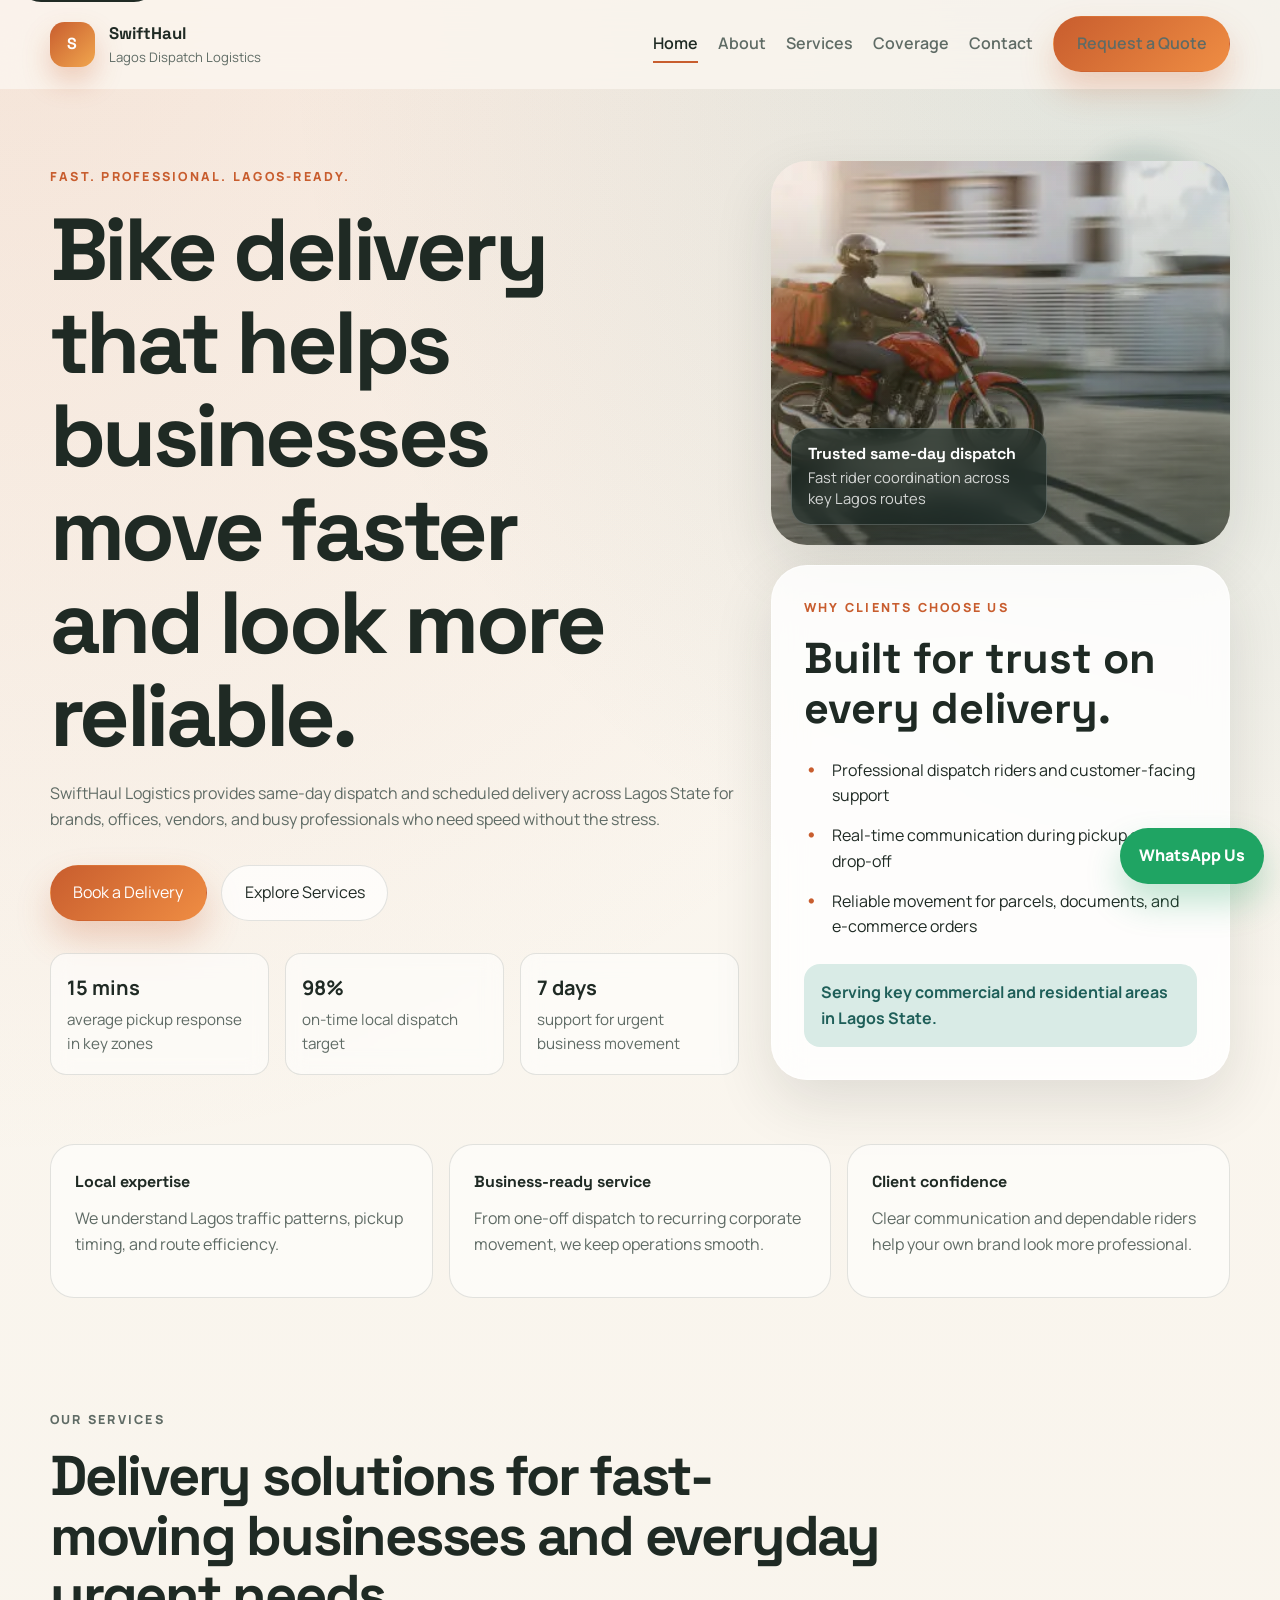
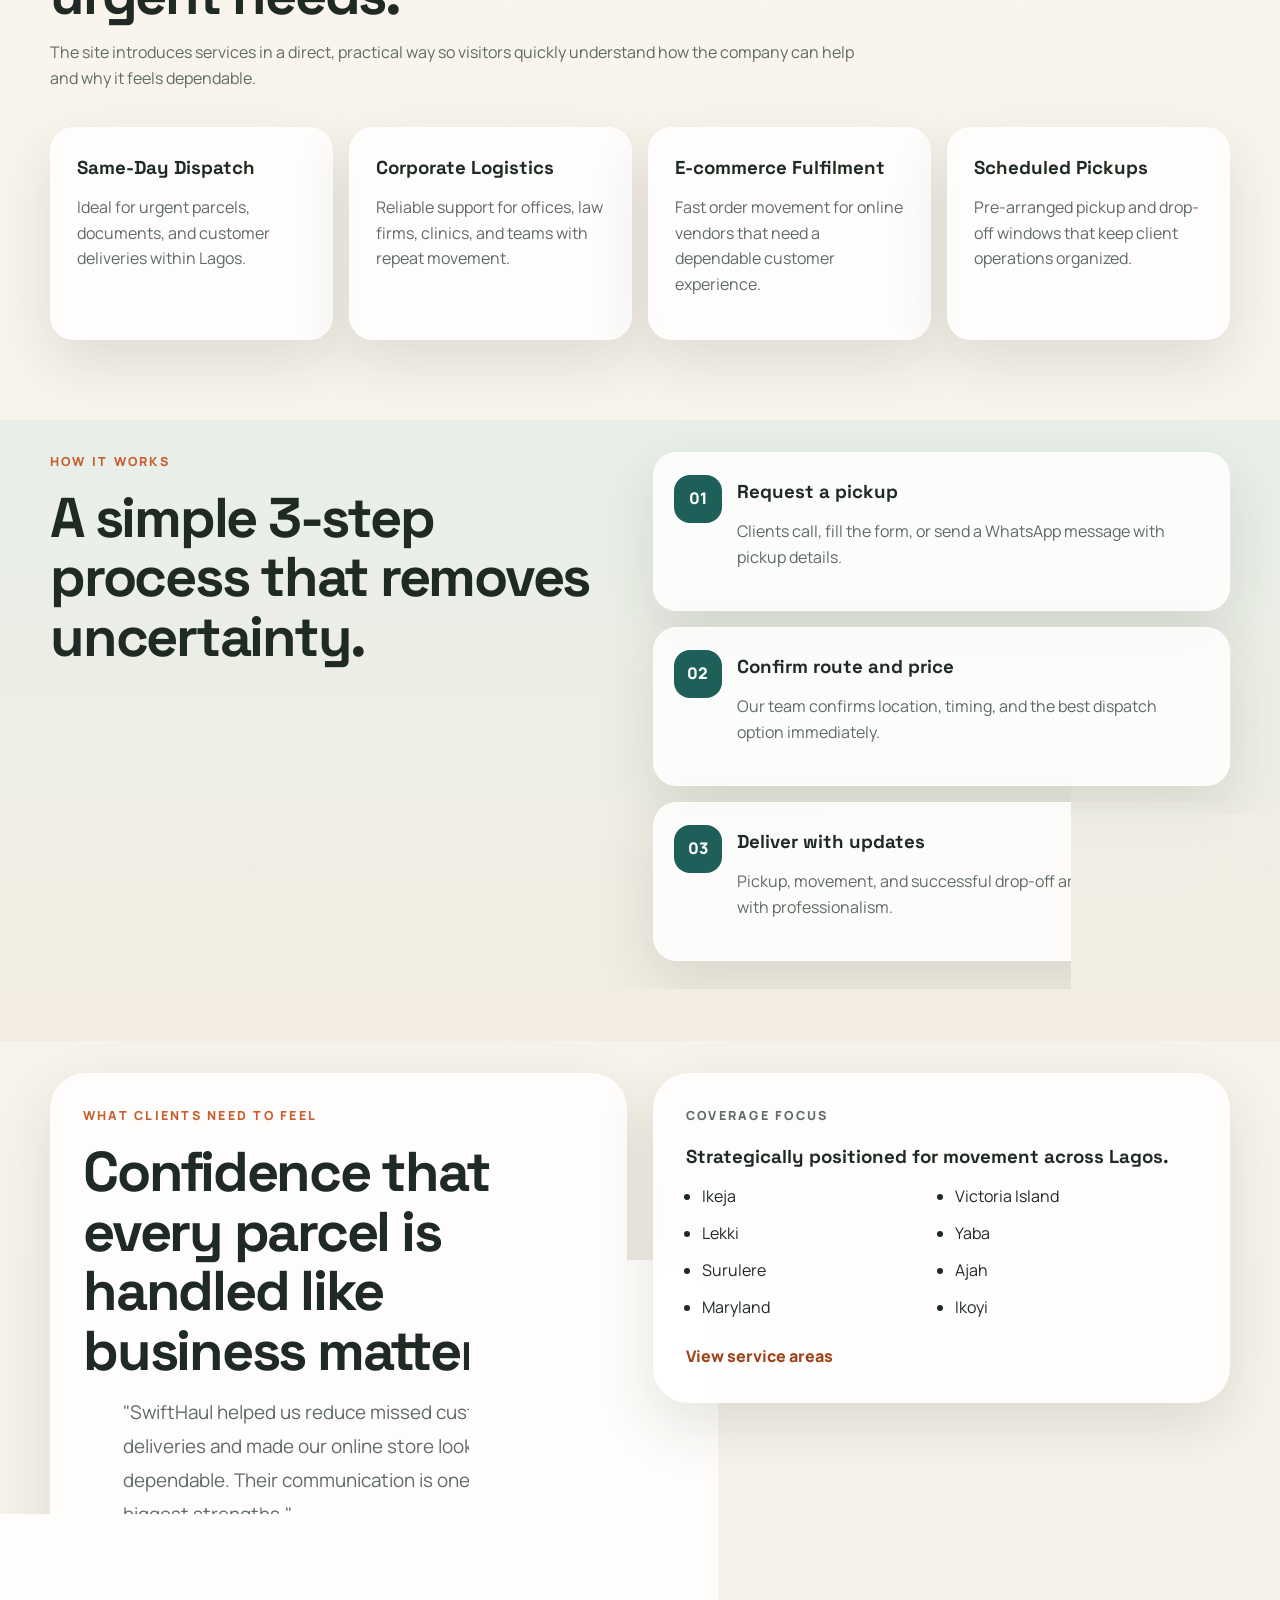
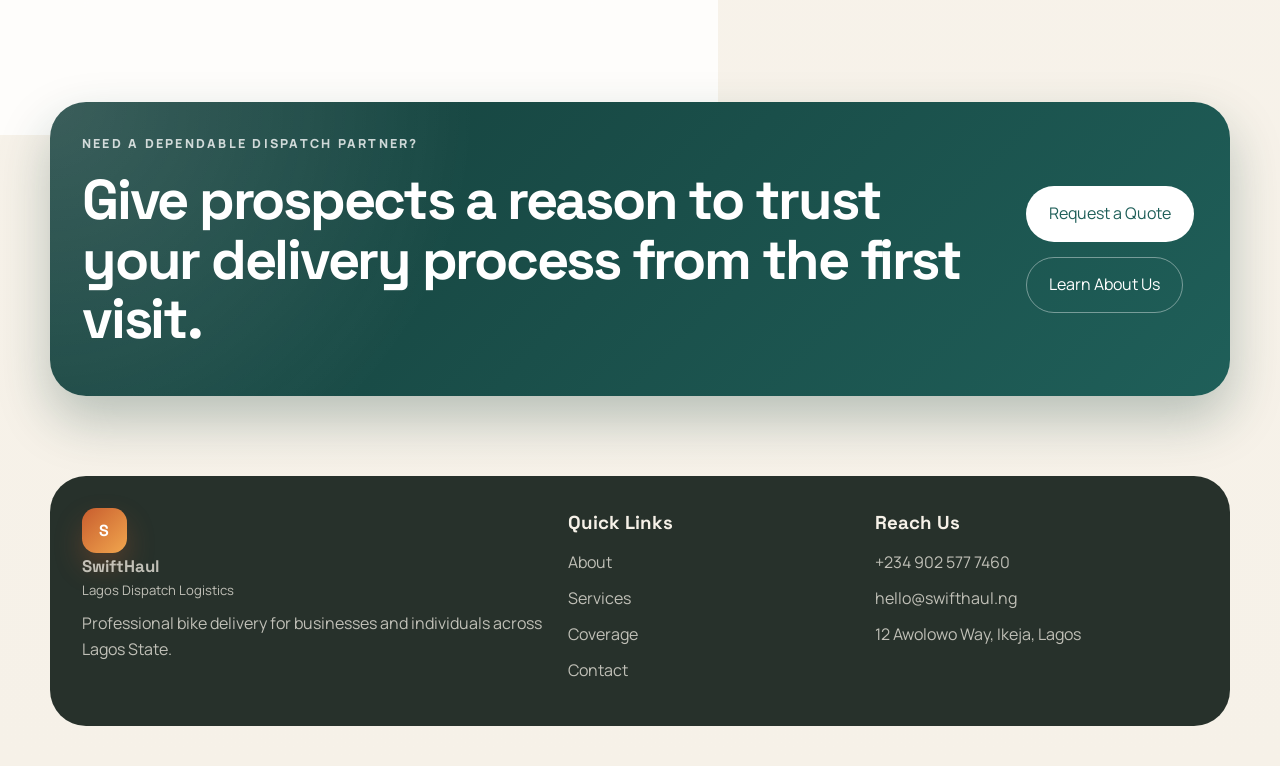
<file: index.html>
<!DOCTYPE html>
<html lang="en">
<head>
  <meta charset="UTF-8">
  <meta name="viewport" content="width=device-width, initial-scale=1.0">
  <meta name="robots" content="index, follow">
  <meta name="author" content="SwiftHaul Logistics">
  <meta name="theme-color" content="#c85d2e">
  <meta
    name="description"
    content="SwiftHaul Logistics is a trusted bike delivery company in Lagos State offering same-day dispatch, corporate delivery, and fast parcel movement across key areas in Lagos."
  >
  <link rel="canonical" href="https://swifthaul.ng/">
  <meta property="og:locale" content="en_NG">
  <meta property="og:type" content="website">
  <meta property="og:title" content="SwiftHaul Logistics | Trusted Bike Delivery In Lagos">
  <meta property="og:description" content="Same-day bike delivery, corporate dispatch, and reliable parcel movement across key areas in Lagos State.">
  <meta property="og:url" content="https://swifthaul.ng/">
  <meta property="og:site_name" content="SwiftHaul Logistics">
  <meta property="og:image" content="https://swifthaul.ng/images/dispatch-bike.webp">
  <meta property="og:image:alt" content="Dispatch rider moving through the city with a delivery box">
  <meta name="twitter:card" content="summary_large_image">
  <meta name="twitter:title" content="SwiftHaul Logistics | Trusted Bike Delivery In Lagos">
  <meta name="twitter:description" content="Same-day bike delivery, corporate dispatch, and reliable parcel movement across Lagos State.">
  <meta name="twitter:image" content="https://swifthaul.ng/images/dispatch-bike.webp">
  <title>SwiftHaul Logistics | Trusted Bike Delivery In Lagos</title>
  <link rel="preconnect" href="https://fonts.googleapis.com">
  <link rel="preconnect" href="https://fonts.gstatic.com" crossorigin>
  <link
    href="https://fonts.googleapis.com/css2?family=Manrope:wght@400;500;600;700;800&family=Space+Grotesk:wght@500;700&display=swap"
    rel="stylesheet"
  >
  <link rel="stylesheet" href="style.css">
  <link rel="stylesheet" href="queries.css">
  <script type="application/ld+json">
    {
      "@context": "https://schema.org",
      "@type": "DeliveryService",
      "name": "SwiftHaul Logistics",
      "url": "https://swifthaul.ng/",
      "image": "https://swifthaul.ng/images/dispatch-bike.webp",
      "description": "SwiftHaul Logistics provides same-day bike delivery, corporate dispatch, and parcel movement across Lagos State.",
      "telephone": "+2349025777460",
      "email": "hello@swifthaul.ng",
      "address": {
        "@type": "PostalAddress",
        "streetAddress": "12 Awolowo Way, Ikeja",
        "addressLocality": "Lagos",
        "addressRegion": "Lagos",
        "addressCountry": "NG"
      },
      "areaServed": ["Ikeja", "Victoria Island", "Lekki", "Yaba", "Surulere", "Ajah", "Maryland", "Ikoyi"],
      "sameAs": ["https://wa.me/2349025777460"]
    }
  </script>
</head>
<body>
  <a class="skip-link" href="#main-content">Skip to content</a>
  <header class="site-header">
    <div class="container nav-shell">
      <a class="brand-mark" href="index.html" aria-label="SwiftHaul Logistics home">
        <span class="brand-icon">S</span>
        <span>
          <strong>SwiftHaul</strong>
          <small>Lagos Dispatch Logistics</small>
        </span>
      </a>
      <button class="nav-toggle" type="button" aria-expanded="false" aria-controls="site-nav" aria-label="Open menu">
        <span class="nav-toggle-menu" aria-hidden="true">
          <span></span>
          <span></span>
          <span></span>
        </span>
        <img class="nav-toggle-close" src="images/Close-icon.webp" alt="" aria-hidden="true">
      </button>
      <nav id="site-nav" class="site-nav" aria-label="Primary navigation">
        <a class="active" href="index.html">Home</a>
        <a href="about.html">About</a>
        <a href="services.html">Services</a>
        <a href="coverage.html">Coverage</a>
        <a href="contact.html">Contact</a>
        <a class="button button-primary nav-cta" href="contact.html">Request a Quote</a>
      </nav>
    </div>
  </header>

  <main id="main-content">
    <section class="hero-section">
      <div class="container hero-grid">
        <div class="hero-copy">
          <p class="eyebrow">Fast. Professional. Lagos-ready.</p>
          <h1>Bike delivery that helps businesses move faster and look more reliable.</h1>
          <p class="hero-text">
            SwiftHaul Logistics provides same-day dispatch and scheduled delivery across Lagos State for
            brands, offices, vendors, and busy professionals who need speed without the stress.
          </p>
          <div class="hero-actions">
            <a class="button button-primary" href="contact.html">Book a Delivery</a>
            <a class="button button-secondary" href="services.html">Explore Services</a>
          </div>
          <ul class="hero-metrics" aria-label="Business highlights">
            <li><strong>15 mins</strong><span>average pickup response in key zones</span></li>
            <li><strong>98%</strong><span>on-time local dispatch target</span></li>
            <li><strong>7 days</strong><span>support for urgent business movement</span></li>
          </ul>
        </div>
        <div class="hero-card">
          <figure class="hero-visual">
            <img
              src="images/dispatch-bike.webp"
              alt="SwiftHaul-style dispatch rider moving quickly through the city with a delivery box"
              width="612"
              height="345"
              fetchpriority="high"
            >
            <figcaption class="hero-badge">
              <strong>Trusted same-day dispatch</strong>
              <span>Fast rider coordination across key Lagos routes</span>
            </figcaption>
          </figure>
          <div class="card-panel hero-panel">
            <p class="panel-label">Why clients choose us</p>
            <h2>Built for trust on every delivery.</h2>
            <ul class="check-list">
              <li>Professional dispatch riders and customer-facing support</li>
              <li>Real-time communication during pickup and drop-off</li>
              <li>Reliable movement for parcels, documents, and e-commerce orders</li>
            </ul>
            <div class="panel-note">
              <span>Serving key commercial and residential areas in Lagos State.</span>
            </div>
          </div>
        </div>
      </div>
    </section>

    <section class="trust-strip">
      <div class="container trust-grid">
        <article>
          <span class="trust-title">Local expertise</span>
          <p>We understand Lagos traffic patterns, pickup timing, and route efficiency.</p>
        </article>
        <article>
          <span class="trust-title">Business-ready service</span>
          <p>From one-off dispatch to recurring corporate movement, we keep operations smooth.</p>
        </article>
        <article>
          <span class="trust-title">Client confidence</span>
          <p>Clear communication and dependable riders help your own brand look more professional.</p>
        </article>
      </div>
    </section>

    <section class="section">
      <div class="container">
        <div class="section-heading">
          <p class="eyebrow">Our services</p>
          <h2>Delivery solutions for fast-moving businesses and everyday urgent needs.</h2>
          <p>
            The site introduces services in a direct, practical way so visitors quickly understand how the
            company can help and why it feels dependable.
          </p>
        </div>
        <div class="card-grid">
          <article class="info-card">
            <h3>Same-Day Dispatch</h3>
            <p>Ideal for urgent parcels, documents, and customer deliveries within Lagos.</p>
          </article>
          <article class="info-card">
            <h3>Corporate Logistics</h3>
            <p>Reliable support for offices, law firms, clinics, and teams with repeat movement.</p>
          </article>
          <article class="info-card">
            <h3>E-commerce Fulfilment</h3>
            <p>Fast order movement for online vendors that need a dependable customer experience.</p>
          </article>
          <article class="info-card">
            <h3>Scheduled Pickups</h3>
            <p>Pre-arranged pickup and drop-off windows that keep client operations organized.</p>
          </article>
        </div>
      </div>
    </section>

    <section class="section section-alt">
      <div class="container split-layout">
        <div>
          <p class="eyebrow">How it works</p>
          <h2>A simple 3-step process that removes uncertainty.</h2>
        </div>
        <div class="process-list">
          <article>
            <span>01</span>
            <h3>Request a pickup</h3>
            <p>Clients call, fill the form, or send a WhatsApp message with pickup details.</p>
          </article>
          <article>
            <span>02</span>
            <h3>Confirm route and price</h3>
            <p>Our team confirms location, timing, and the best dispatch option immediately.</p>
          </article>
          <article>
            <span>03</span>
            <h3>Deliver with updates</h3>
            <p>Pickup, movement, and successful drop-off are communicated with professionalism.</p>
          </article>
        </div>
      </div>
    </section>

    <section class="section">
      <div class="container split-layout">
        <div class="testimonial-block">
          <p class="eyebrow">What clients need to feel</p>
          <h2>Confidence that every parcel is handled like business matters.</h2>
          <blockquote>
            "SwiftHaul helped us reduce missed customer deliveries and made our online store look more
            dependable. Their communication is one of their biggest strengths."
          </blockquote>
          <p class="quote-source">Operations Lead, fashion retail brand in Lekki</p>
        </div>
        <div class="coverage-card">
          <p class="eyebrow">Coverage focus</p>
          <h3>Strategically positioned for movement across Lagos.</h3>
          <ul class="coverage-list">
            <li>Ikeja</li>
            <li>Victoria Island</li>
            <li>Lekki</li>
            <li>Yaba</li>
            <li>Surulere</li>
            <li>Ajah</li>
            <li>Maryland</li>
            <li>Ikoyi</li>
          </ul>
          <a class="text-link" href="coverage.html">View service areas</a>
        </div>
      </div>
    </section>

    <section class="section section-accent">
      <div class="container cta-banner">
        <div>
          <p class="eyebrow">Need a dependable dispatch partner?</p>
          <h2>Give prospects a reason to trust your delivery process from the first visit.</h2>
        </div>
        <div class="cta-actions">
          <a class="button button-light" href="contact.html">Request a Quote</a>
          <a class="button button-outline-light" href="about.html">Learn About Us</a>
        </div>
      </div>
    </section>
  </main>

  <footer class="site-footer">
    <div class="container footer-grid">
      <div>
        <a class="brand-mark footer-brand" href="index.html">
          <span class="brand-icon">S</span>
          <span>
            <strong>SwiftHaul</strong>
            <small>Lagos Dispatch Logistics</small>
          </span>
        </a>
        <p>Professional bike delivery for businesses and individuals across Lagos State.</p>
      </div>
      <div>
        <h3>Quick Links</h3>
        <a href="about.html">About</a>
        <a href="services.html">Services</a>
        <a href="coverage.html">Coverage</a>
        <a href="contact.html">Contact</a>
      </div>
      <div>
        <h3>Reach Us</h3>
        <a href="tel:+2349025777460">+234 902 577 7460</a>
        <a href="mailto:hello@swifthaul.ng">hello@swifthaul.ng</a>
        <p>12 Awolowo Way, Ikeja, Lagos</p>
      </div>
    </div>
  </footer>

  <a class="floating-whatsapp" href="https://wa.me/2349025777460" target="_blank" rel="noopener">WhatsApp Us</a>
  <script src="script.js"></script>
</body>
</html>
</file>
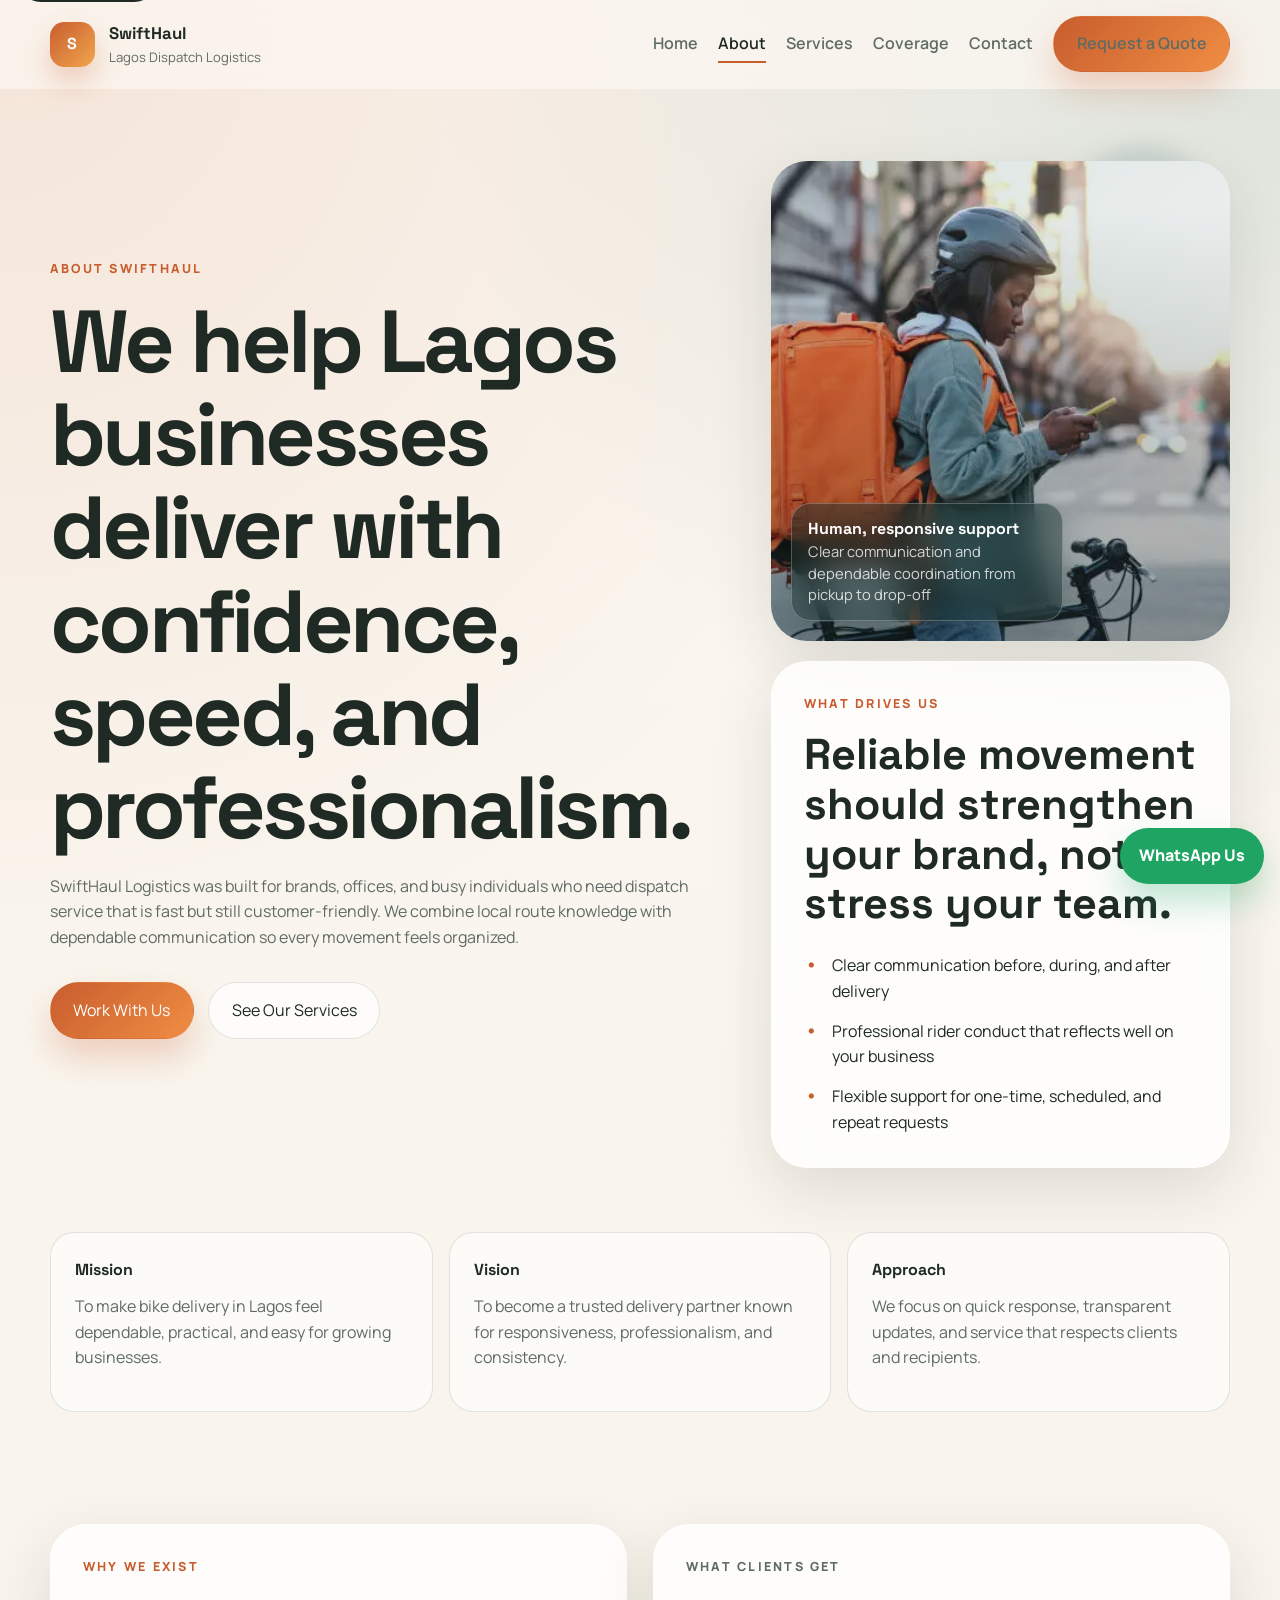
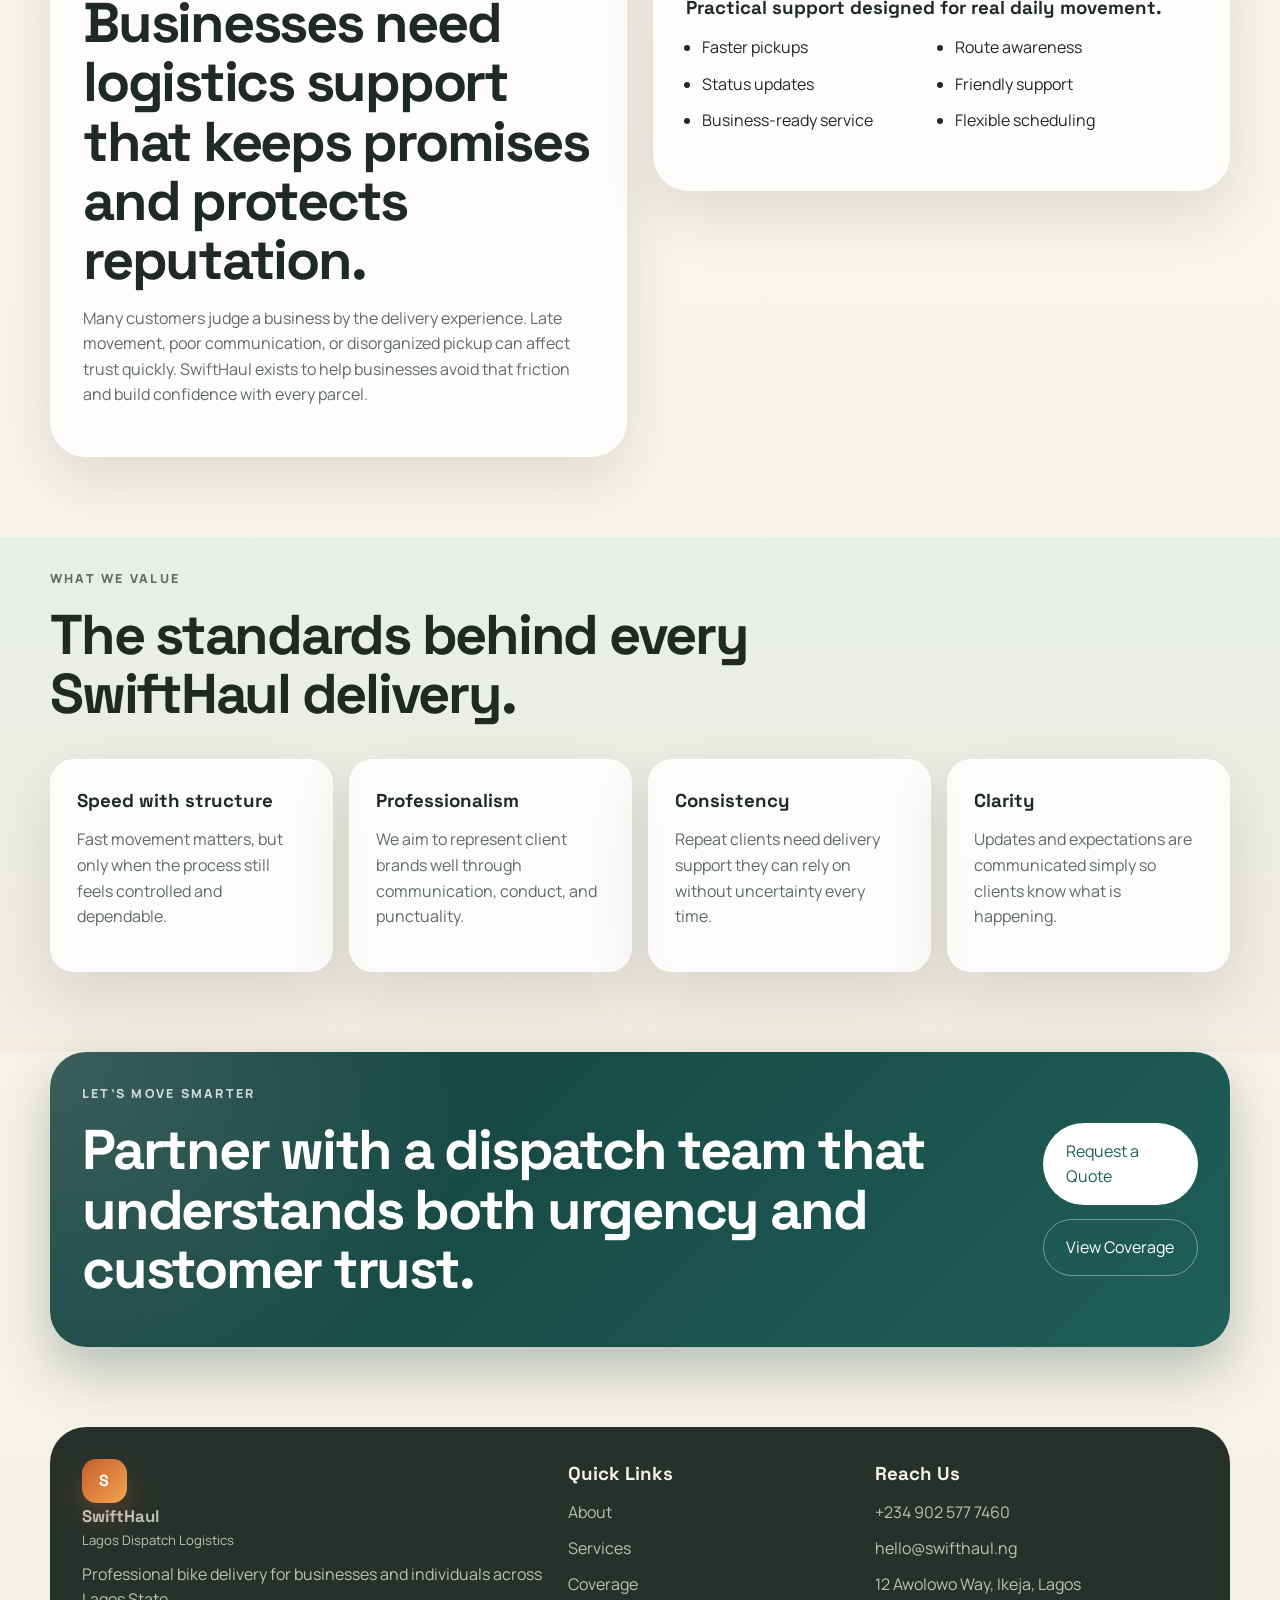
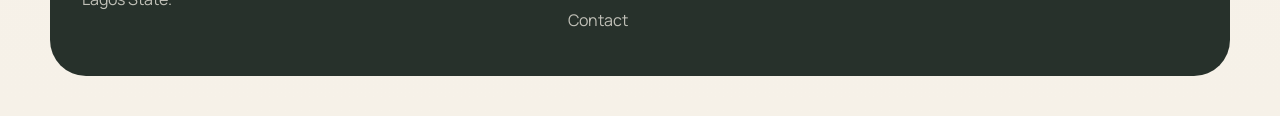
<file: about.html>
<!DOCTYPE html>
<html lang="en">
<head>
  <meta charset="UTF-8">
  <meta name="viewport" content="width=device-width, initial-scale=1.0">
  <meta name="robots" content="index, follow">
  <meta name="author" content="SwiftHaul Logistics">
  <meta name="theme-color" content="#c85d2e">
  <meta
    name="description"
    content="Learn about SwiftHaul Logistics, our delivery approach, and how we support businesses and individuals with dependable bike dispatch across Lagos State."
  >
  <link rel="canonical" href="https://swifthaul.ng/about.html">
  <meta property="og:locale" content="en_NG">
  <meta property="og:type" content="website">
  <meta property="og:title" content="About SwiftHaul Logistics | Lagos Delivery Partner">
  <meta property="og:description" content="Learn how SwiftHaul supports Lagos businesses and individuals with dependable dispatch service and professional delivery coordination.">
  <meta property="og:url" content="https://swifthaul.ng/about.html">
  <meta property="og:site_name" content="SwiftHaul Logistics">
  <meta property="og:image" content="https://swifthaul.ng/images/dispatch-bicycle.webp">
  <meta property="og:image:alt" content="Delivery rider standing with a bicycle and checking a phone before dispatch">
  <meta name="twitter:card" content="summary_large_image">
  <meta name="twitter:title" content="About SwiftHaul Logistics | Lagos Delivery Partner">
  <meta name="twitter:description" content="Learn how SwiftHaul supports Lagos businesses and individuals with dependable dispatch service.">
  <meta name="twitter:image" content="https://swifthaul.ng/images/dispatch-bicycle.webp">
  <title>About SwiftHaul Logistics | Lagos Delivery Partner</title>
  <link rel="preconnect" href="https://fonts.googleapis.com">
  <link rel="preconnect" href="https://fonts.gstatic.com" crossorigin>
  <link
    href="https://fonts.googleapis.com/css2?family=Manrope:wght@400;500;600;700;800&family=Space+Grotesk:wght@500;700&display=swap"
    rel="stylesheet"
  >
  <link rel="stylesheet" href="style.css">
  <link rel="stylesheet" href="queries.css">
  <script type="application/ld+json">
    {
      "@context": "https://schema.org",
      "@type": "BreadcrumbList",
      "itemListElement": [
        {
          "@type": "ListItem",
          "position": 1,
          "name": "Home",
          "item": "https://swifthaul.ng/"
        },
        {
          "@type": "ListItem",
          "position": 2,
          "name": "About",
          "item": "https://swifthaul.ng/about.html"
        }
      ]
    }
  </script>
</head>
<body>
  <a class="skip-link" href="#main-content">Skip to content</a>
  <header class="site-header">
    <div class="container nav-shell">
      <a class="brand-mark" href="index.html" aria-label="SwiftHaul Logistics home">
        <span class="brand-icon">S</span>
        <span>
          <strong>SwiftHaul</strong>
          <small>Lagos Dispatch Logistics</small>
        </span>
      </a>
      <button class="nav-toggle" type="button" aria-expanded="false" aria-controls="site-nav" aria-label="Open menu">
        <span class="nav-toggle-menu" aria-hidden="true">
          <span></span>
          <span></span>
          <span></span>
        </span>
        <img class="nav-toggle-close" src="images/Close-icon.webp" alt="" aria-hidden="true">
      </button>
      <nav id="site-nav" class="site-nav" aria-label="Primary navigation">
        <a href="index.html">Home</a>
        <a class="active" href="about.html">About</a>
        <a href="services.html">Services</a>
        <a href="coverage.html">Coverage</a>
        <a href="contact.html">Contact</a>
        <a class="button button-primary nav-cta" href="contact.html">Request a Quote</a>
      </nav>
    </div>
  </header>

  <main id="main-content">
    <section class="hero-section">
      <div class="container hero-grid">
        <div class="hero-copy">
          <p class="eyebrow">About SwiftHaul</p>
          <h1>We help Lagos businesses deliver with confidence, speed, and professionalism.</h1>
          <p class="hero-text">
            SwiftHaul Logistics was built for brands, offices, and busy individuals who need dispatch service
            that is fast but still customer-friendly. We combine local route knowledge with dependable
            communication so every movement feels organized.
          </p>
          <div class="hero-actions">
            <a class="button button-primary" href="contact.html">Work With Us</a>
            <a class="button button-secondary" href="services.html">See Our Services</a>
          </div>
        </div>
        <div class="hero-card">
          <figure class="hero-visual hero-visual-tall hero-visual-calm">
            <img
              src="images/dispatch-bicycle.webp"
              alt="Delivery rider standing with a bicycle and checking a phone before a dispatch run"
              width="612"
              height="408"
              loading="eager"
            >
            <figcaption class="hero-badge hero-badge-calm">
              <strong>Human, responsive support</strong>
              <span>Clear communication and dependable coordination from pickup to drop-off</span>
            </figcaption>
          </figure>
          <div class="card-panel hero-panel">
            <p class="panel-label">What drives us</p>
            <h2>Reliable movement should strengthen your brand, not stress your team.</h2>
            <ul class="check-list">
              <li>Clear communication before, during, and after delivery</li>
              <li>Professional rider conduct that reflects well on your business</li>
              <li>Flexible support for one-time, scheduled, and repeat requests</li>
            </ul>
          </div>
        </div>
      </div>
    </section>

    <section class="trust-strip">
      <div class="container trust-grid">
        <article>
          <span class="trust-title">Mission</span>
          <p>To make bike delivery in Lagos feel dependable, practical, and easy for growing businesses.</p>
        </article>
        <article>
          <span class="trust-title">Vision</span>
          <p>To become a trusted delivery partner known for responsiveness, professionalism, and consistency.</p>
        </article>
        <article>
          <span class="trust-title">Approach</span>
          <p>We focus on quick response, transparent updates, and service that respects clients and recipients.</p>
        </article>
      </div>
    </section>

    <section class="section">
      <div class="container split-layout">
        <div class="testimonial-block">
          <p class="eyebrow">Why we exist</p>
          <h2>Businesses need logistics support that keeps promises and protects reputation.</h2>
          <p class="hero-text">
            Many customers judge a business by the delivery experience. Late movement, poor communication,
            or disorganized pickup can affect trust quickly. SwiftHaul exists to help businesses avoid that
            friction and build confidence with every parcel.
          </p>
        </div>
        <div class="coverage-card">
          <p class="eyebrow">What clients get</p>
          <h3>Practical support designed for real daily movement.</h3>
          <ul class="coverage-list">
            <li>Faster pickups</li>
            <li>Route awareness</li>
            <li>Status updates</li>
            <li>Friendly support</li>
            <li>Business-ready service</li>
            <li>Flexible scheduling</li>
          </ul>
        </div>
      </div>
    </section>

    <section class="section section-alt">
      <div class="container">
        <div class="section-heading">
          <p class="eyebrow">What we value</p>
          <h2>The standards behind every SwiftHaul delivery.</h2>
        </div>
        <div class="card-grid">
          <article class="info-card">
            <h3>Speed with structure</h3>
            <p>Fast movement matters, but only when the process still feels controlled and dependable.</p>
          </article>
          <article class="info-card">
            <h3>Professionalism</h3>
            <p>We aim to represent client brands well through communication, conduct, and punctuality.</p>
          </article>
          <article class="info-card">
            <h3>Consistency</h3>
            <p>Repeat clients need delivery support they can rely on without uncertainty every time.</p>
          </article>
          <article class="info-card">
            <h3>Clarity</h3>
            <p>Updates and expectations are communicated simply so clients know what is happening.</p>
          </article>
        </div>
      </div>
    </section>

    <section class="section section-accent">
      <div class="container cta-banner">
        <div>
          <p class="eyebrow">Let’s move smarter</p>
          <h2>Partner with a dispatch team that understands both urgency and customer trust.</h2>
        </div>
        <div class="cta-actions">
          <a class="button button-light" href="contact.html">Request a Quote</a>
          <a class="button button-outline-light" href="coverage.html">View Coverage</a>
        </div>
      </div>
    </section>
  </main>

  <footer class="site-footer">
    <div class="container footer-grid">
      <div>
        <a class="brand-mark footer-brand" href="index.html">
          <span class="brand-icon">S</span>
          <span>
            <strong>SwiftHaul</strong>
            <small>Lagos Dispatch Logistics</small>
          </span>
        </a>
        <p>Professional bike delivery for businesses and individuals across Lagos State.</p>
      </div>
      <div>
        <h3>Quick Links</h3>
        <a href="about.html">About</a>
        <a href="services.html">Services</a>
        <a href="coverage.html">Coverage</a>
        <a href="contact.html">Contact</a>
      </div>
      <div>
        <h3>Reach Us</h3>
        <a href="tel:+2349025777460">+234 902 577 7460</a>
        <a href="mailto:hello@swifthaul.ng">hello@swifthaul.ng</a>
        <p>12 Awolowo Way, Ikeja, Lagos</p>
      </div>
    </div>
  </footer>

  <a class="floating-whatsapp" href="https://wa.me/2349025777460" target="_blank" rel="noopener">WhatsApp Us</a>
  <script src="script.js"></script>
</body>
</html>
</file>
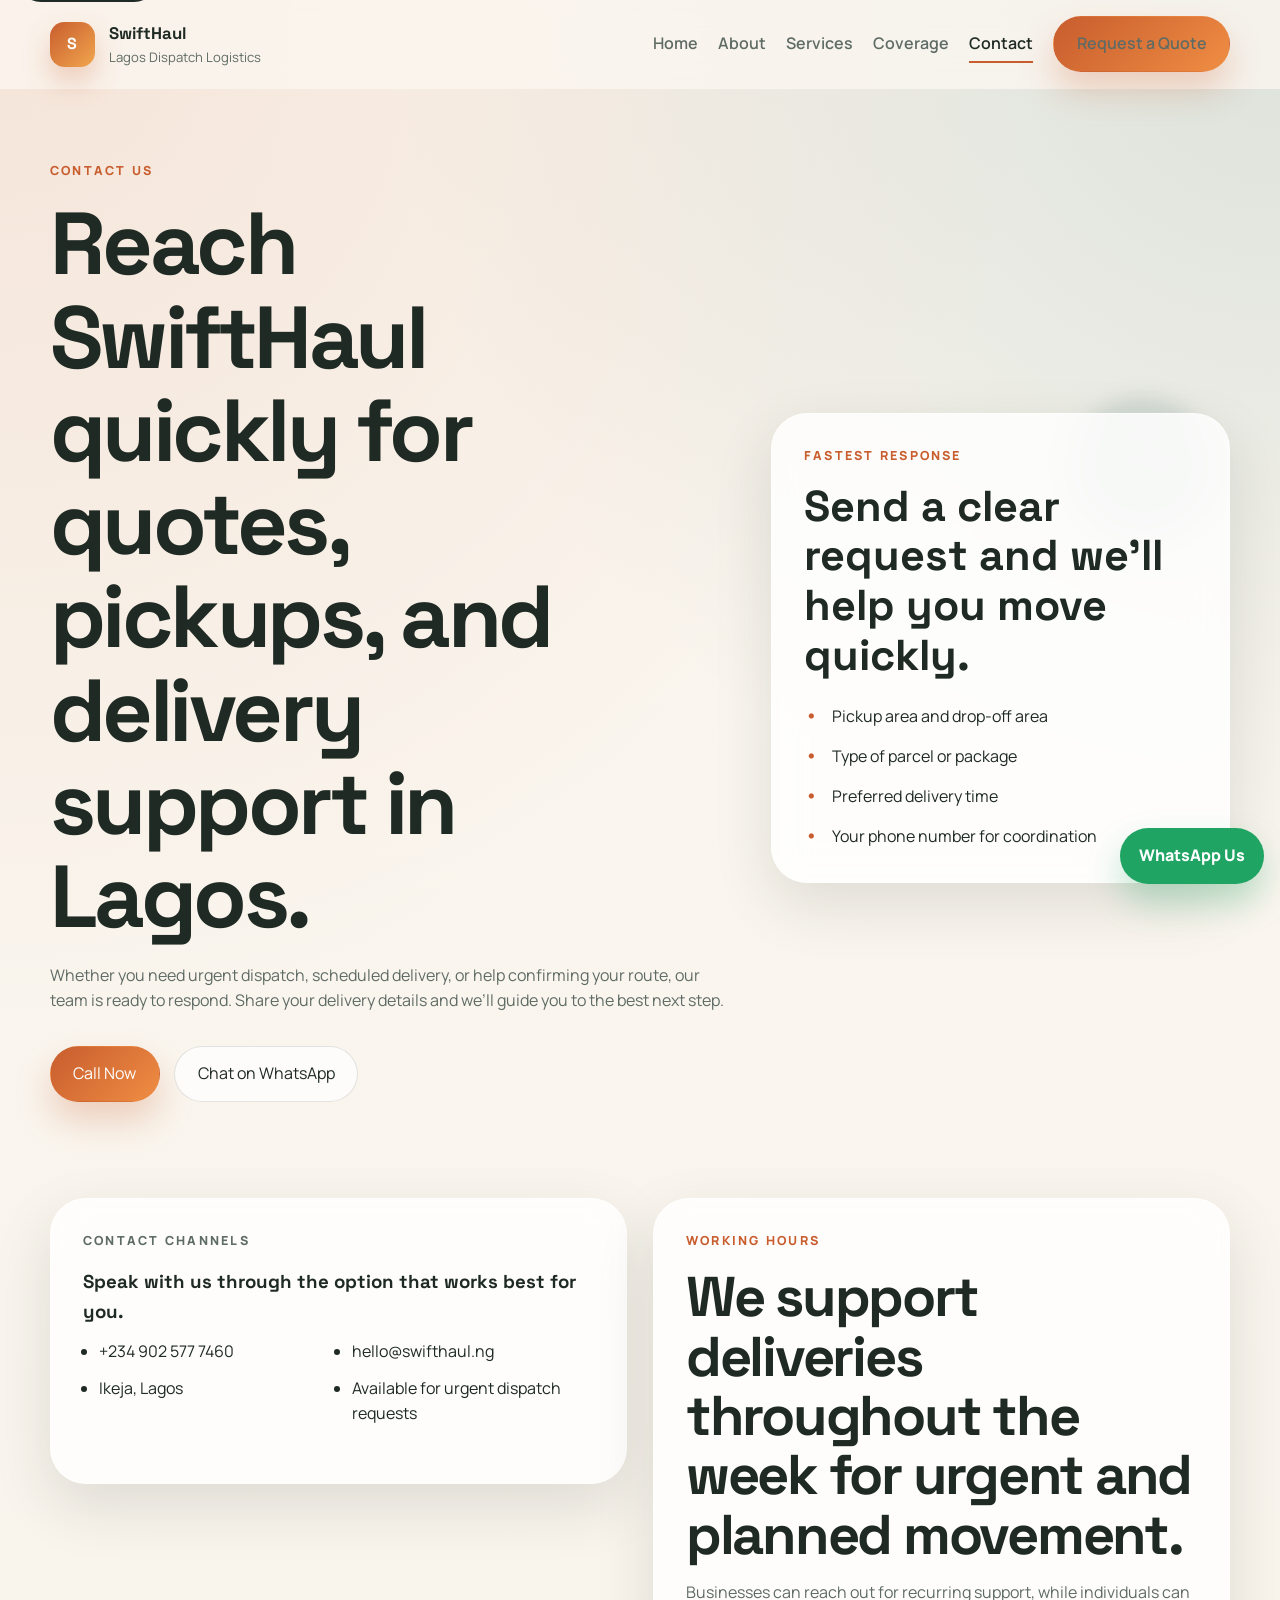
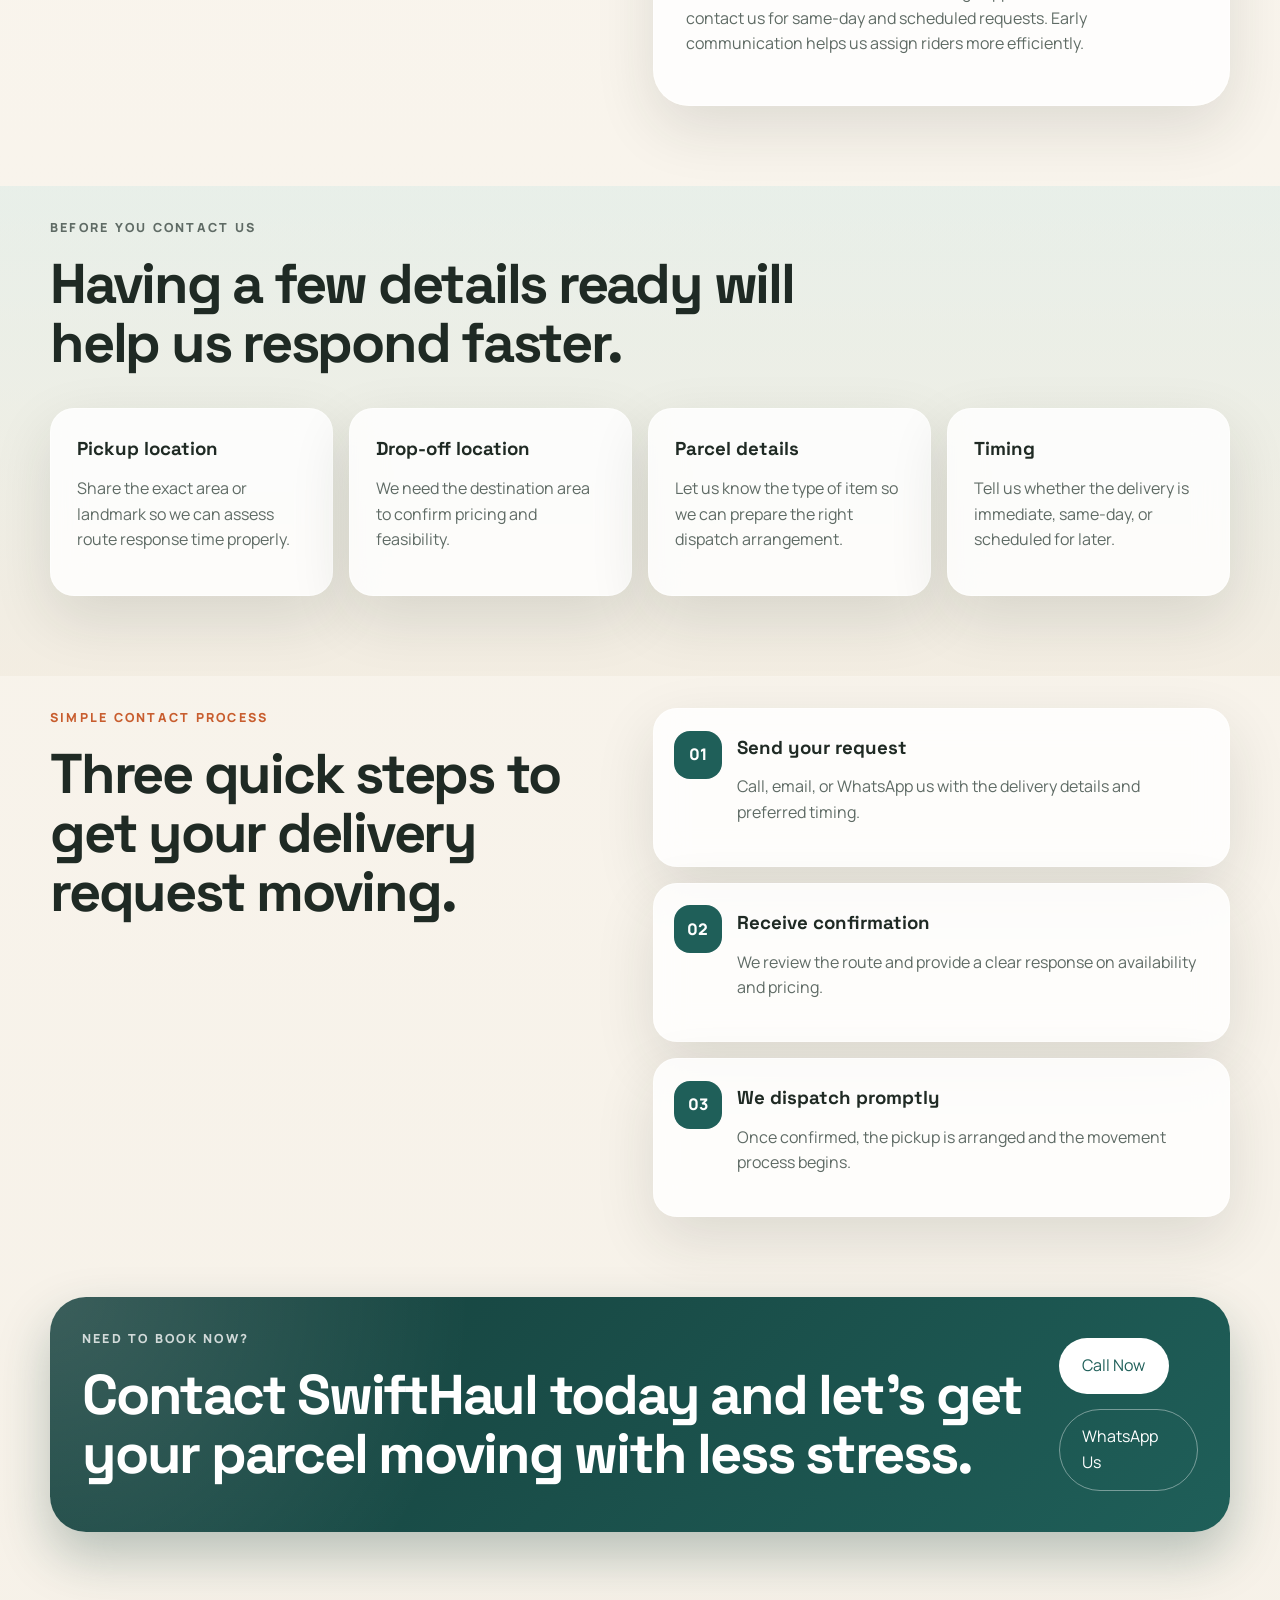
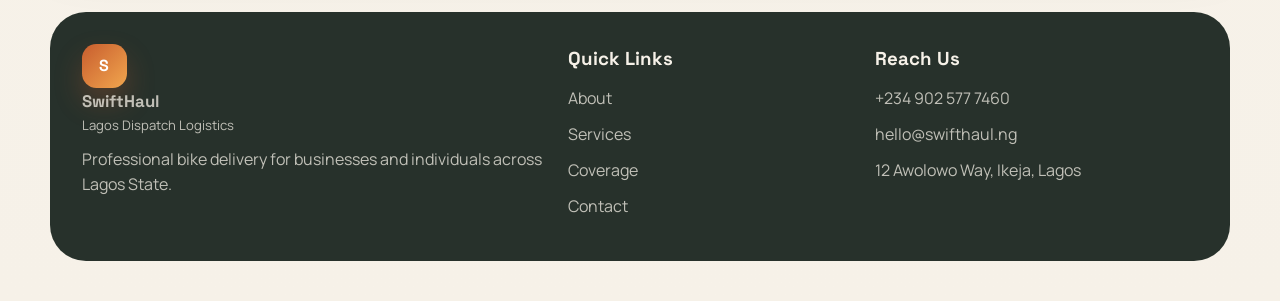
<file: contact.html>
<!DOCTYPE html>
<html lang="en">
<head>
  <meta charset="UTF-8">
  <meta name="viewport" content="width=device-width, initial-scale=1.0">
  <meta name="robots" content="index, follow">
  <meta name="author" content="SwiftHaul Logistics">
  <meta name="theme-color" content="#c85d2e">
  <meta
    name="description"
    content="Contact SwiftHaul Logistics for bike delivery, dispatch quotes, pickup scheduling, and coverage confirmation across Lagos State."
  >
  <link rel="canonical" href="https://swifthaul.ng/contact.html">
  <meta property="og:locale" content="en_NG">
  <meta property="og:type" content="website">
  <meta property="og:title" content="Contact SwiftHaul Logistics | Book Delivery In Lagos">
  <meta property="og:description" content="Contact SwiftHaul Logistics for quotes, pickups, WhatsApp support, and bike delivery coordination across Lagos State.">
  <meta property="og:url" content="https://swifthaul.ng/contact.html">
  <meta property="og:site_name" content="SwiftHaul Logistics">
  <meta property="og:image" content="https://swifthaul.ng/images/dispatch-bicycle.webp">
  <meta property="og:image:alt" content="Delivery rider with bicycle preparing for dispatch">
  <meta name="twitter:card" content="summary_large_image">
  <meta name="twitter:title" content="Contact SwiftHaul Logistics | Book Delivery In Lagos">
  <meta name="twitter:description" content="Contact SwiftHaul Logistics for quotes, pickups, WhatsApp support, and bike delivery coordination across Lagos State.">
  <meta name="twitter:image" content="https://swifthaul.ng/images/dispatch-bicycle.webp">
  <title>Contact SwiftHaul Logistics | Book Delivery In Lagos</title>
  <link rel="preconnect" href="https://fonts.googleapis.com">
  <link rel="preconnect" href="https://fonts.gstatic.com" crossorigin>
  <link
    href="https://fonts.googleapis.com/css2?family=Manrope:wght@400;500;600;700;800&family=Space+Grotesk:wght@500;700&display=swap"
    rel="stylesheet"
  >
  <link rel="stylesheet" href="style.css">
  <link rel="stylesheet" href="queries.css">
  <script type="application/ld+json">
    {
      "@context": "https://schema.org",
      "@type": "ContactPage",
      "name": "Contact SwiftHaul Logistics",
      "url": "https://swifthaul.ng/contact.html",
      "about": {
        "@type": "DeliveryService",
        "name": "SwiftHaul Logistics",
        "telephone": "+2349025777460",
        "email": "hello@swifthaul.ng",
        "address": {
          "@type": "PostalAddress",
          "streetAddress": "12 Awolowo Way, Ikeja",
          "addressLocality": "Lagos",
          "addressRegion": "Lagos",
          "addressCountry": "NG"
        }
      }
    }
  </script>
</head>
<body>
  <a class="skip-link" href="#main-content">Skip to content</a>
  <header class="site-header">
    <div class="container nav-shell">
      <a class="brand-mark" href="index.html" aria-label="SwiftHaul Logistics home">
        <span class="brand-icon">S</span>
        <span>
          <strong>SwiftHaul</strong>
          <small>Lagos Dispatch Logistics</small>
        </span>
      </a>
      <button class="nav-toggle" type="button" aria-expanded="false" aria-controls="site-nav" aria-label="Open menu">
        <span class="nav-toggle-menu" aria-hidden="true">
          <span></span>
          <span></span>
          <span></span>
        </span>
        <img class="nav-toggle-close" src="images/Close-icon.webp" alt="" aria-hidden="true">
      </button>
      <nav id="site-nav" class="site-nav" aria-label="Primary navigation">
        <a href="index.html">Home</a>
        <a href="about.html">About</a>
        <a href="services.html">Services</a>
        <a href="coverage.html">Coverage</a>
        <a class="active" href="contact.html">Contact</a>
        <a class="button button-primary nav-cta" href="contact.html">Request a Quote</a>
      </nav>
    </div>
  </header>

  <main id="main-content">
    <section class="hero-section">
      <div class="container hero-grid">
        <div class="hero-copy">
          <p class="eyebrow">Contact Us</p>
          <h1>Reach SwiftHaul quickly for quotes, pickups, and delivery support in Lagos.</h1>
          <p class="hero-text">
            Whether you need urgent dispatch, scheduled delivery, or help confirming your route, our team is
            ready to respond. Share your delivery details and we’ll guide you to the best next step.
          </p>
          <div class="hero-actions">
            <a class="button button-primary" href="tel:+2349025777460">Call Now</a>
            <a class="button button-secondary" href="https://wa.me/2349025777460" target="_blank" rel="noopener">Chat on WhatsApp</a>
          </div>
        </div>
        <div class="hero-card">
          <div class="card-panel">
            <p class="panel-label">Fastest response</p>
            <h2>Send a clear request and we’ll help you move quickly.</h2>
            <ul class="check-list">
              <li>Pickup area and drop-off area</li>
              <li>Type of parcel or package</li>
              <li>Preferred delivery time</li>
              <li>Your phone number for coordination</li>
            </ul>
          </div>
        </div>
      </div>
    </section>

    <section class="section">
      <div class="container split-layout">
        <div class="coverage-card">
          <p class="eyebrow">Contact channels</p>
          <h3>Speak with us through the option that works best for you.</h3>
          <ul class="coverage-list">
            <li><a href="tel:+2349025777460">+234 902 577 7460</a></li>
            <li><a href="mailto:hello@swifthaul.ng">hello@swifthaul.ng</a></li>
            <li>Ikeja, Lagos</li>
            <li>Available for urgent dispatch requests</li>
          </ul>
        </div>
        <div class="testimonial-block">
          <p class="eyebrow">Working hours</p>
          <h2>We support deliveries throughout the week for urgent and planned movement.</h2>
          <p class="hero-text">
            Businesses can reach out for recurring support, while individuals can contact us for same-day and
            scheduled requests. Early communication helps us assign riders more efficiently.
          </p>
        </div>
      </div>
    </section>

    <section class="section section-alt">
      <div class="container">
        <div class="section-heading">
          <p class="eyebrow">Before you contact us</p>
          <h2>Having a few details ready will help us respond faster.</h2>
        </div>
        <div class="card-grid">
          <article class="info-card">
            <h3>Pickup location</h3>
            <p>Share the exact area or landmark so we can assess route response time properly.</p>
          </article>
          <article class="info-card">
            <h3>Drop-off location</h3>
            <p>We need the destination area to confirm pricing and feasibility.</p>
          </article>
          <article class="info-card">
            <h3>Parcel details</h3>
            <p>Let us know the type of item so we can prepare the right dispatch arrangement.</p>
          </article>
          <article class="info-card">
            <h3>Timing</h3>
            <p>Tell us whether the delivery is immediate, same-day, or scheduled for later.</p>
          </article>
        </div>
      </div>
    </section>

    <section class="section">
      <div class="container split-layout">
        <div>
          <p class="eyebrow">Simple contact process</p>
          <h2>Three quick steps to get your delivery request moving.</h2>
        </div>
        <div class="process-list">
          <article>
            <span>01</span>
            <h3>Send your request</h3>
            <p>Call, email, or WhatsApp us with the delivery details and preferred timing.</p>
          </article>
          <article>
            <span>02</span>
            <h3>Receive confirmation</h3>
            <p>We review the route and provide a clear response on availability and pricing.</p>
          </article>
          <article>
            <span>03</span>
            <h3>We dispatch promptly</h3>
            <p>Once confirmed, the pickup is arranged and the movement process begins.</p>
          </article>
        </div>
      </div>
    </section>

    <section class="section section-accent">
      <div class="container cta-banner">
        <div>
          <p class="eyebrow">Need to book now?</p>
          <h2>Contact SwiftHaul today and let’s get your parcel moving with less stress.</h2>
        </div>
        <div class="cta-actions">
          <a class="button button-light" href="tel:+2349025777460">Call Now</a>
          <a class="button button-outline-light" href="https://wa.me/2349025777460" target="_blank" rel="noopener">WhatsApp Us</a>
        </div>
      </div>
    </section>
  </main>

  <footer class="site-footer">
    <div class="container footer-grid">
      <div>
        <a class="brand-mark footer-brand" href="index.html">
          <span class="brand-icon">S</span>
          <span>
            <strong>SwiftHaul</strong>
            <small>Lagos Dispatch Logistics</small>
          </span>
        </a>
        <p>Professional bike delivery for businesses and individuals across Lagos State.</p>
      </div>
      <div>
        <h3>Quick Links</h3>
        <a href="about.html">About</a>
        <a href="services.html">Services</a>
        <a href="coverage.html">Coverage</a>
        <a href="contact.html">Contact</a>
      </div>
      <div>
        <h3>Reach Us</h3>
        <a href="tel:+2349025777460">+234 902 577 7460</a>
        <a href="mailto:hello@swifthaul.ng">hello@swifthaul.ng</a>
        <p>12 Awolowo Way, Ikeja, Lagos</p>
      </div>
    </div>
  </footer>

  <a class="floating-whatsapp" href="https://wa.me/2349025777460" target="_blank" rel="noopener">WhatsApp Us</a>
  <script src="script.js"></script>
</body>
</html>
</file>
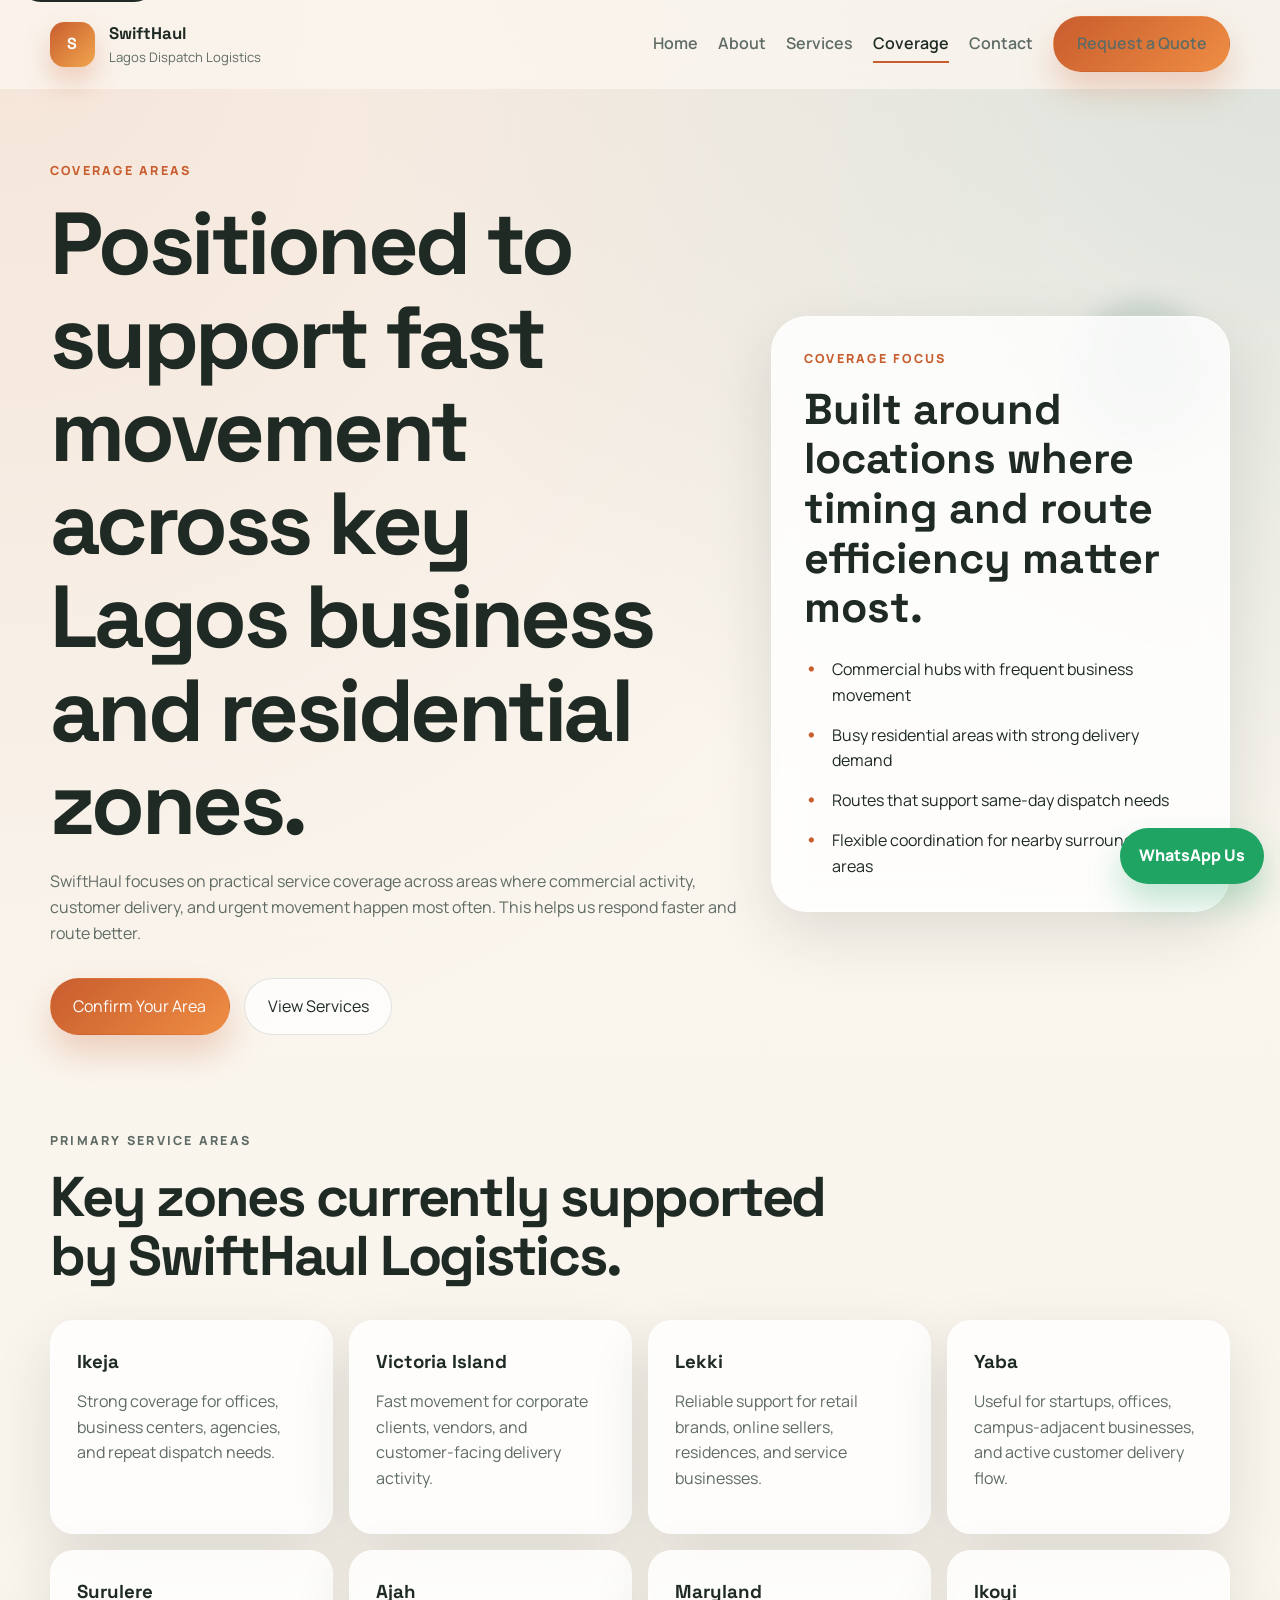
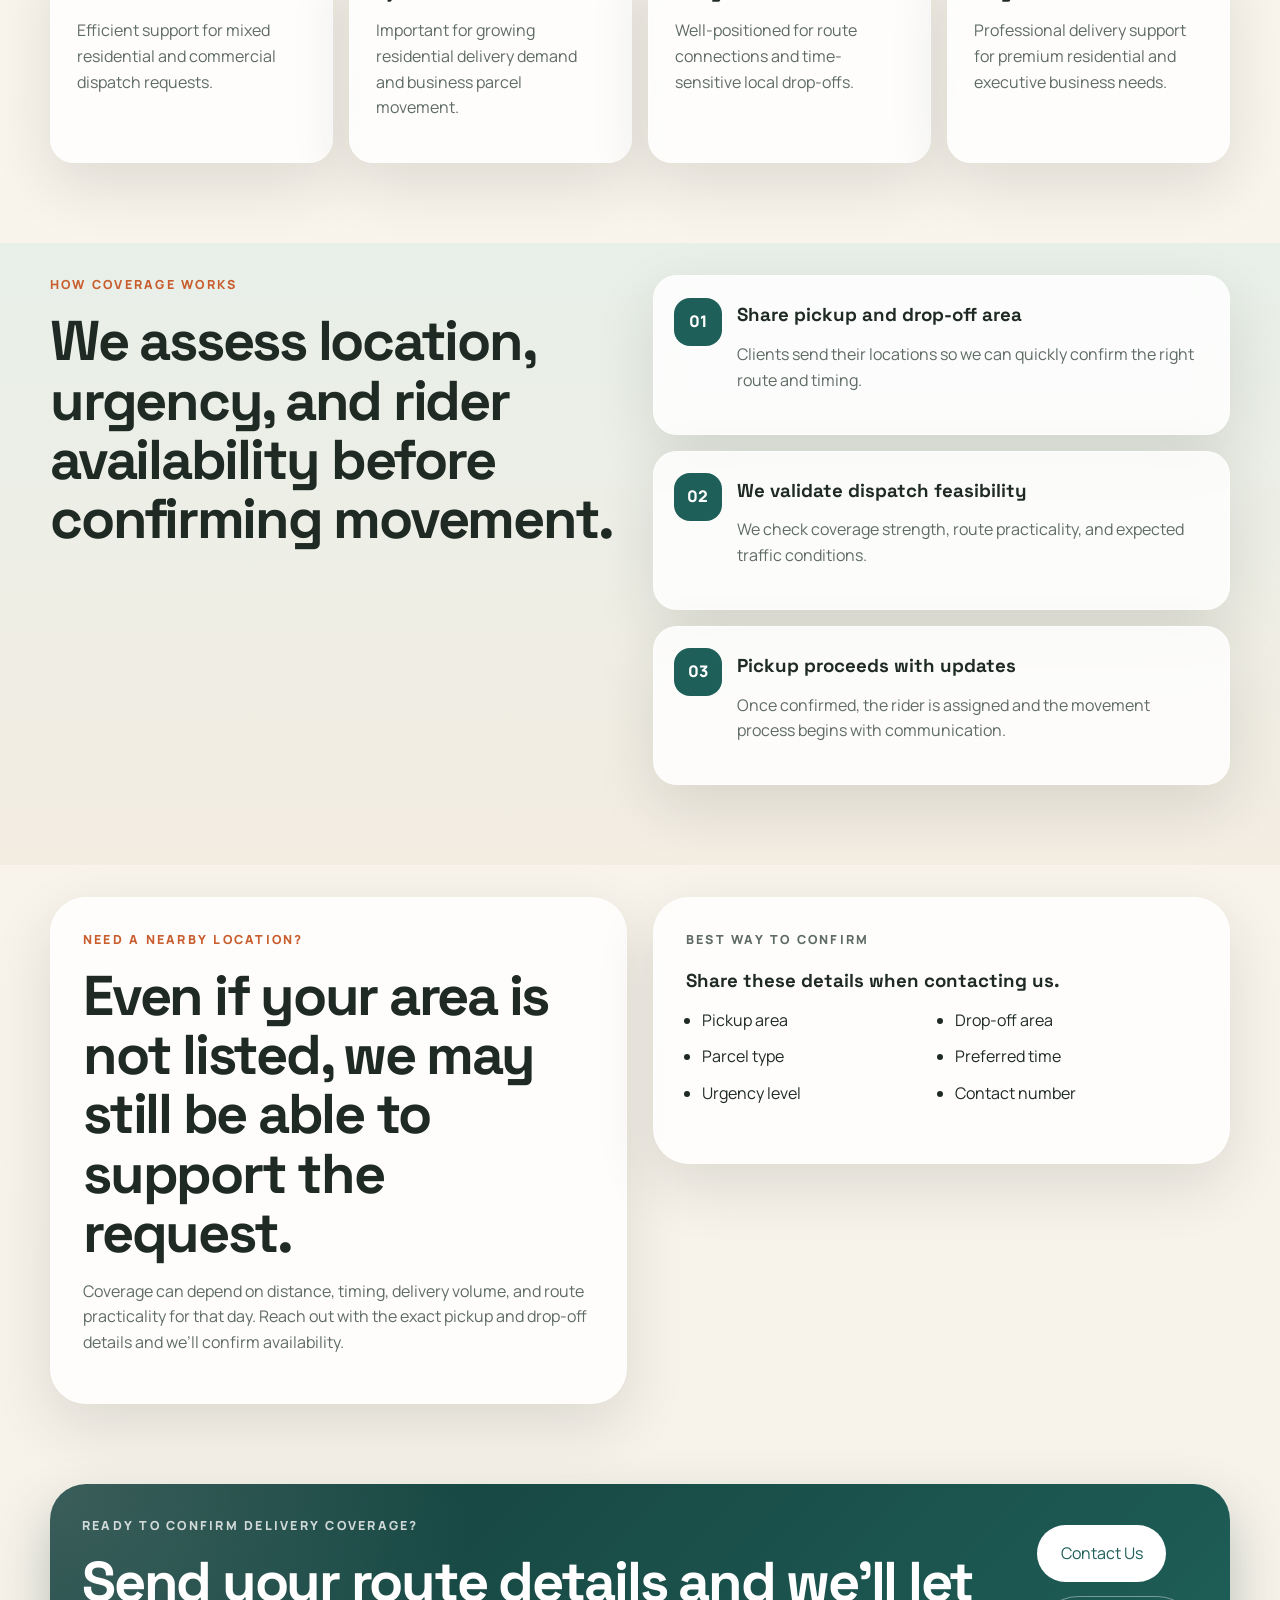
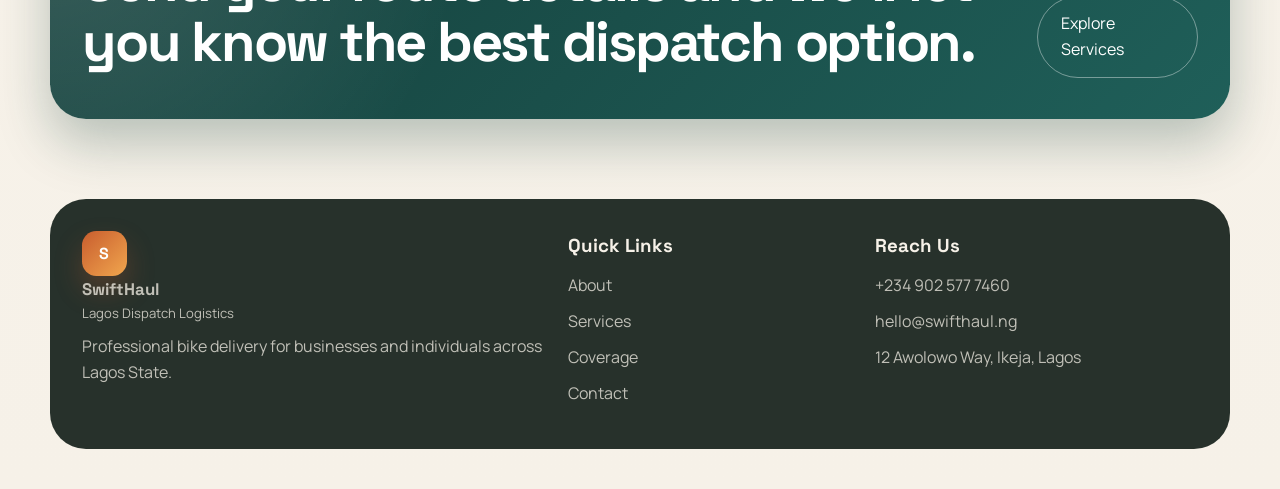
<file: coverage.html>
<!DOCTYPE html>
<html lang="en">
<head>
  <meta charset="UTF-8">
  <meta name="viewport" content="width=device-width, initial-scale=1.0">
  <meta name="robots" content="index, follow">
  <meta name="author" content="SwiftHaul Logistics">
  <meta name="theme-color" content="#c85d2e">
  <meta
    name="description"
    content="See the key Lagos areas covered by SwiftHaul Logistics and how our dispatch service supports reliable movement across commercial and residential zones."
  >
  <link rel="canonical" href="https://swifthaul.ng/coverage.html">
  <meta property="og:locale" content="en_NG">
  <meta property="og:type" content="website">
  <meta property="og:title" content="Coverage Areas | SwiftHaul Logistics Lagos">
  <meta property="og:description" content="See the Lagos areas covered by SwiftHaul Logistics, including Ikeja, Lekki, Victoria Island, Yaba, Surulere, Ajah, Maryland, and Ikoyi.">
  <meta property="og:url" content="https://swifthaul.ng/coverage.html">
  <meta property="og:site_name" content="SwiftHaul Logistics">
  <meta property="og:image" content="https://swifthaul.ng/images/dispatch-bike.webp">
  <meta property="og:image:alt" content="Dispatch rider handling delivery service in the city">
  <meta name="twitter:card" content="summary_large_image">
  <meta name="twitter:title" content="Coverage Areas | SwiftHaul Logistics Lagos">
  <meta name="twitter:description" content="See the Lagos service areas covered by SwiftHaul Logistics for same-day delivery and parcel movement.">
  <meta name="twitter:image" content="https://swifthaul.ng/images/dispatch-bike.webp">
  <title>Coverage Areas | SwiftHaul Logistics Lagos</title>
  <link rel="preconnect" href="https://fonts.googleapis.com">
  <link rel="preconnect" href="https://fonts.gstatic.com" crossorigin>
  <link
    href="https://fonts.googleapis.com/css2?family=Manrope:wght@400;500;600;700;800&family=Space+Grotesk:wght@500;700&display=swap"
    rel="stylesheet"
  >
  <link rel="stylesheet" href="style.css">
  <link rel="stylesheet" href="queries.css">
  <script type="application/ld+json">
    {
      "@context": "https://schema.org",
      "@type": "BreadcrumbList",
      "itemListElement": [
        {
          "@type": "ListItem",
          "position": 1,
          "name": "Home",
          "item": "https://swifthaul.ng/"
        },
        {
          "@type": "ListItem",
          "position": 2,
          "name": "Coverage",
          "item": "https://swifthaul.ng/coverage.html"
        }
      ]
    }
  </script>
</head>
<body>
  <a class="skip-link" href="#main-content">Skip to content</a>
  <header class="site-header">
    <div class="container nav-shell">
      <a class="brand-mark" href="index.html" aria-label="SwiftHaul Logistics home">
        <span class="brand-icon">S</span>
        <span>
          <strong>SwiftHaul</strong>
          <small>Lagos Dispatch Logistics</small>
        </span>
      </a>
      <button class="nav-toggle" type="button" aria-expanded="false" aria-controls="site-nav" aria-label="Open menu">
        <span class="nav-toggle-menu" aria-hidden="true">
          <span></span>
          <span></span>
          <span></span>
        </span>
        <img class="nav-toggle-close" src="images/Close-icon.webp" alt="" aria-hidden="true">
      </button>
      <nav id="site-nav" class="site-nav" aria-label="Primary navigation">
        <a href="index.html">Home</a>
        <a href="about.html">About</a>
        <a href="services.html">Services</a>
        <a class="active" href="coverage.html">Coverage</a>
        <a href="contact.html">Contact</a>
        <a class="button button-primary nav-cta" href="contact.html">Request a Quote</a>
      </nav>
    </div>
  </header>

  <main id="main-content">
    <section class="hero-section">
      <div class="container hero-grid">
        <div class="hero-copy">
          <p class="eyebrow">Coverage Areas</p>
          <h1>Positioned to support fast movement across key Lagos business and residential zones.</h1>
          <p class="hero-text">
            SwiftHaul focuses on practical service coverage across areas where commercial activity, customer
            delivery, and urgent movement happen most often. This helps us respond faster and route better.
          </p>
          <div class="hero-actions">
            <a class="button button-primary" href="contact.html">Confirm Your Area</a>
            <a class="button button-secondary" href="services.html">View Services</a>
          </div>
        </div>
        <div class="hero-card">
          <div class="card-panel">
            <p class="panel-label">Coverage focus</p>
            <h2>Built around locations where timing and route efficiency matter most.</h2>
            <ul class="check-list">
              <li>Commercial hubs with frequent business movement</li>
              <li>Busy residential areas with strong delivery demand</li>
              <li>Routes that support same-day dispatch needs</li>
              <li>Flexible coordination for nearby surrounding areas</li>
            </ul>
          </div>
        </div>
      </div>
    </section>

    <section class="section">
      <div class="container">
        <div class="section-heading">
          <p class="eyebrow">Primary service areas</p>
          <h2>Key zones currently supported by SwiftHaul Logistics.</h2>
        </div>
        <div class="card-grid">
          <article class="info-card">
            <h3>Ikeja</h3>
            <p>Strong coverage for offices, business centers, agencies, and repeat dispatch needs.</p>
          </article>
          <article class="info-card">
            <h3>Victoria Island</h3>
            <p>Fast movement for corporate clients, vendors, and customer-facing delivery activity.</p>
          </article>
          <article class="info-card">
            <h3>Lekki</h3>
            <p>Reliable support for retail brands, online sellers, residences, and service businesses.</p>
          </article>
          <article class="info-card">
            <h3>Yaba</h3>
            <p>Useful for startups, offices, campus-adjacent businesses, and active customer delivery flow.</p>
          </article>
          <article class="info-card">
            <h3>Surulere</h3>
            <p>Efficient support for mixed residential and commercial dispatch requests.</p>
          </article>
          <article class="info-card">
            <h3>Ajah</h3>
            <p>Important for growing residential delivery demand and business parcel movement.</p>
          </article>
          <article class="info-card">
            <h3>Maryland</h3>
            <p>Well-positioned for route connections and time-sensitive local drop-offs.</p>
          </article>
          <article class="info-card">
            <h3>Ikoyi</h3>
            <p>Professional delivery support for premium residential and executive business needs.</p>
          </article>
        </div>
      </div>
    </section>

    <section class="section section-alt">
      <div class="container split-layout">
        <div>
          <p class="eyebrow">How coverage works</p>
          <h2>We assess location, urgency, and rider availability before confirming movement.</h2>
        </div>
        <div class="process-list">
          <article>
            <span>01</span>
            <h3>Share pickup and drop-off area</h3>
            <p>Clients send their locations so we can quickly confirm the right route and timing.</p>
          </article>
          <article>
            <span>02</span>
            <h3>We validate dispatch feasibility</h3>
            <p>We check coverage strength, route practicality, and expected traffic conditions.</p>
          </article>
          <article>
            <span>03</span>
            <h3>Pickup proceeds with updates</h3>
            <p>Once confirmed, the rider is assigned and the movement process begins with communication.</p>
          </article>
        </div>
      </div>
    </section>

    <section class="section">
      <div class="container split-layout">
        <div class="testimonial-block">
          <p class="eyebrow">Need a nearby location?</p>
          <h2>Even if your area is not listed, we may still be able to support the request.</h2>
          <p class="hero-text">
            Coverage can depend on distance, timing, delivery volume, and route practicality for that day.
            Reach out with the exact pickup and drop-off details and we’ll confirm availability.
          </p>
        </div>
        <div class="coverage-card">
          <p class="eyebrow">Best way to confirm</p>
          <h3>Share these details when contacting us.</h3>
          <ul class="coverage-list">
            <li>Pickup area</li>
            <li>Drop-off area</li>
            <li>Parcel type</li>
            <li>Preferred time</li>
            <li>Urgency level</li>
            <li>Contact number</li>
          </ul>
        </div>
      </div>
    </section>

    <section class="section section-accent">
      <div class="container cta-banner">
        <div>
          <p class="eyebrow">Ready to confirm delivery coverage?</p>
          <h2>Send your route details and we’ll let you know the best dispatch option.</h2>
        </div>
        <div class="cta-actions">
          <a class="button button-light" href="contact.html">Contact Us</a>
          <a class="button button-outline-light" href="services.html">Explore Services</a>
        </div>
      </div>
    </section>
  </main>

  <footer class="site-footer">
    <div class="container footer-grid">
      <div>
        <a class="brand-mark footer-brand" href="index.html">
          <span class="brand-icon">S</span>
          <span>
            <strong>SwiftHaul</strong>
            <small>Lagos Dispatch Logistics</small>
          </span>
        </a>
        <p>Professional bike delivery for businesses and individuals across Lagos State.</p>
      </div>
      <div>
        <h3>Quick Links</h3>
        <a href="about.html">About</a>
        <a href="services.html">Services</a>
        <a href="coverage.html">Coverage</a>
        <a href="contact.html">Contact</a>
      </div>
      <div>
        <h3>Reach Us</h3>
        <a href="tel:+2349025777460">+234 902 577 7460</a>
        <a href="mailto:hello@swifthaul.ng">hello@swifthaul.ng</a>
        <p>12 Awolowo Way, Ikeja, Lagos</p>
      </div>
    </div>
  </footer>

  <a class="floating-whatsapp" href="https://wa.me/2349025777460" target="_blank" rel="noopener">WhatsApp Us</a>
  <script src="script.js"></script>
</body>
</html>
</file>
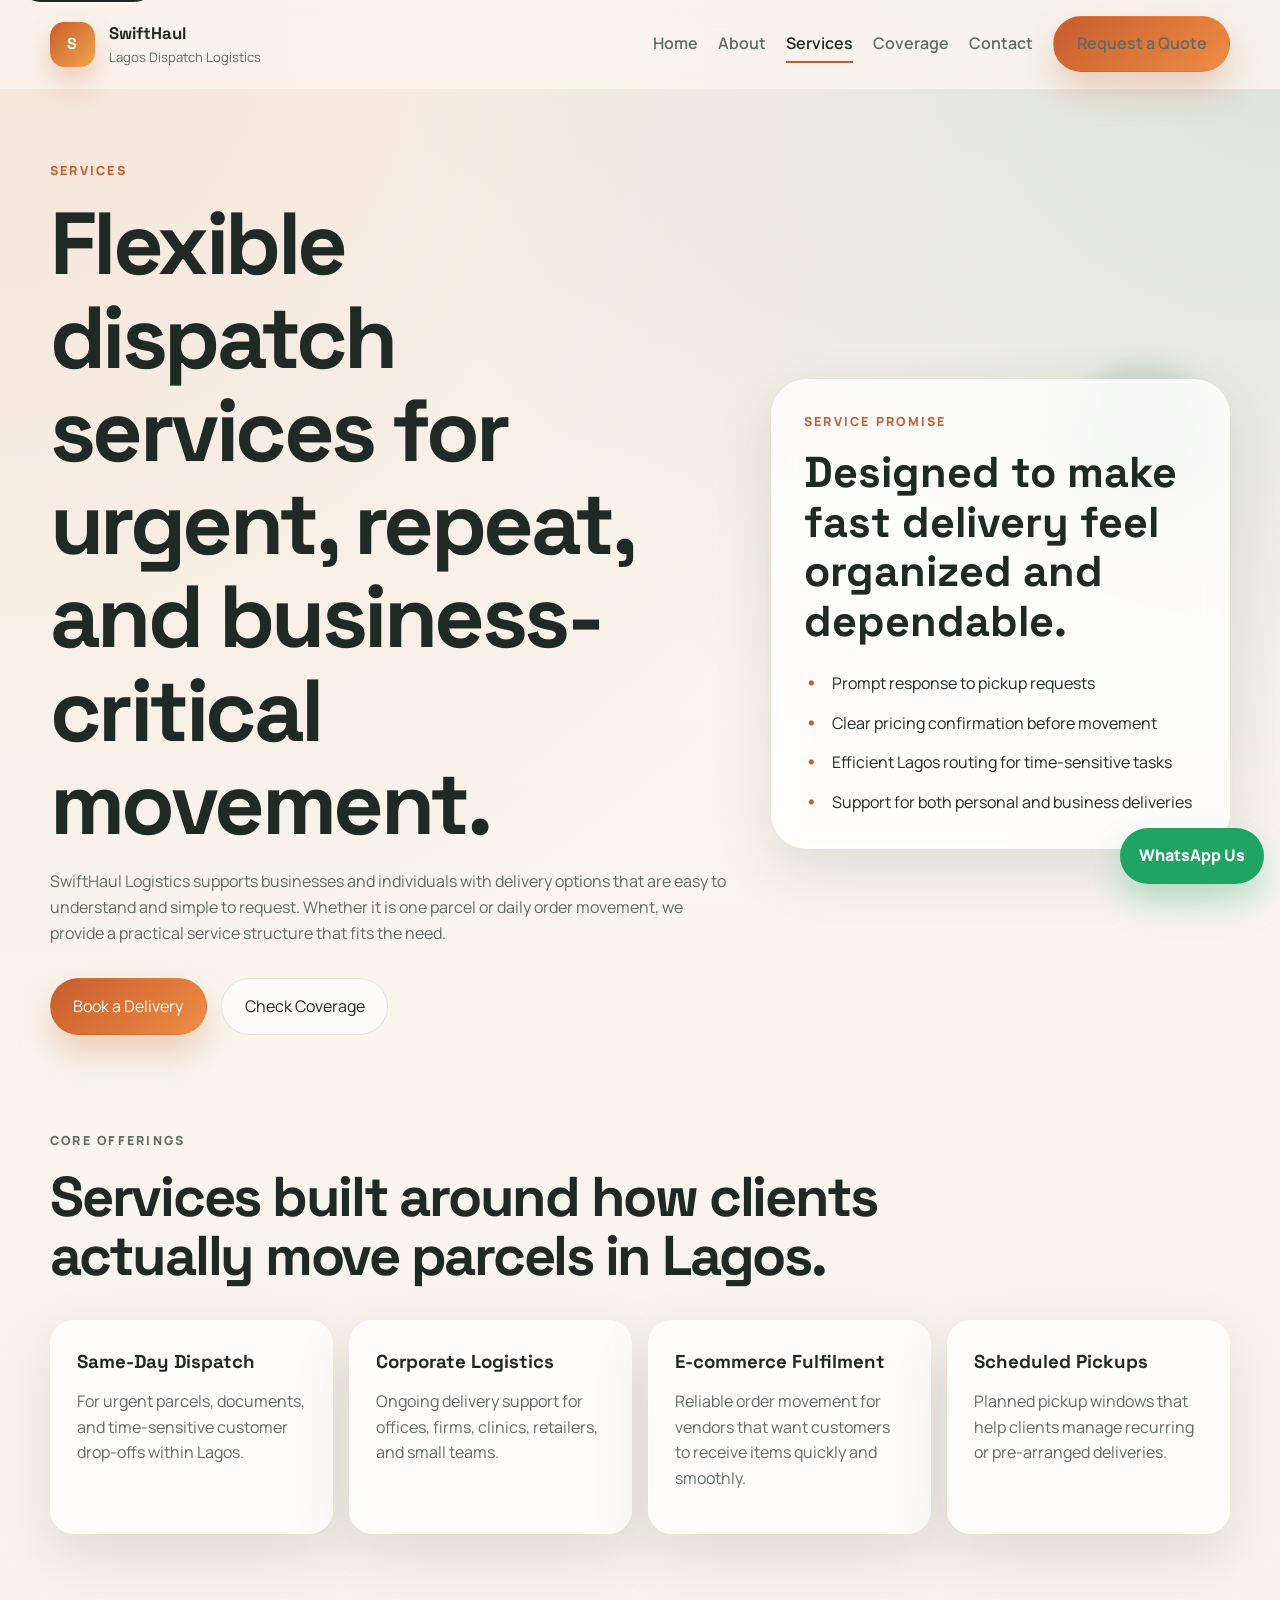
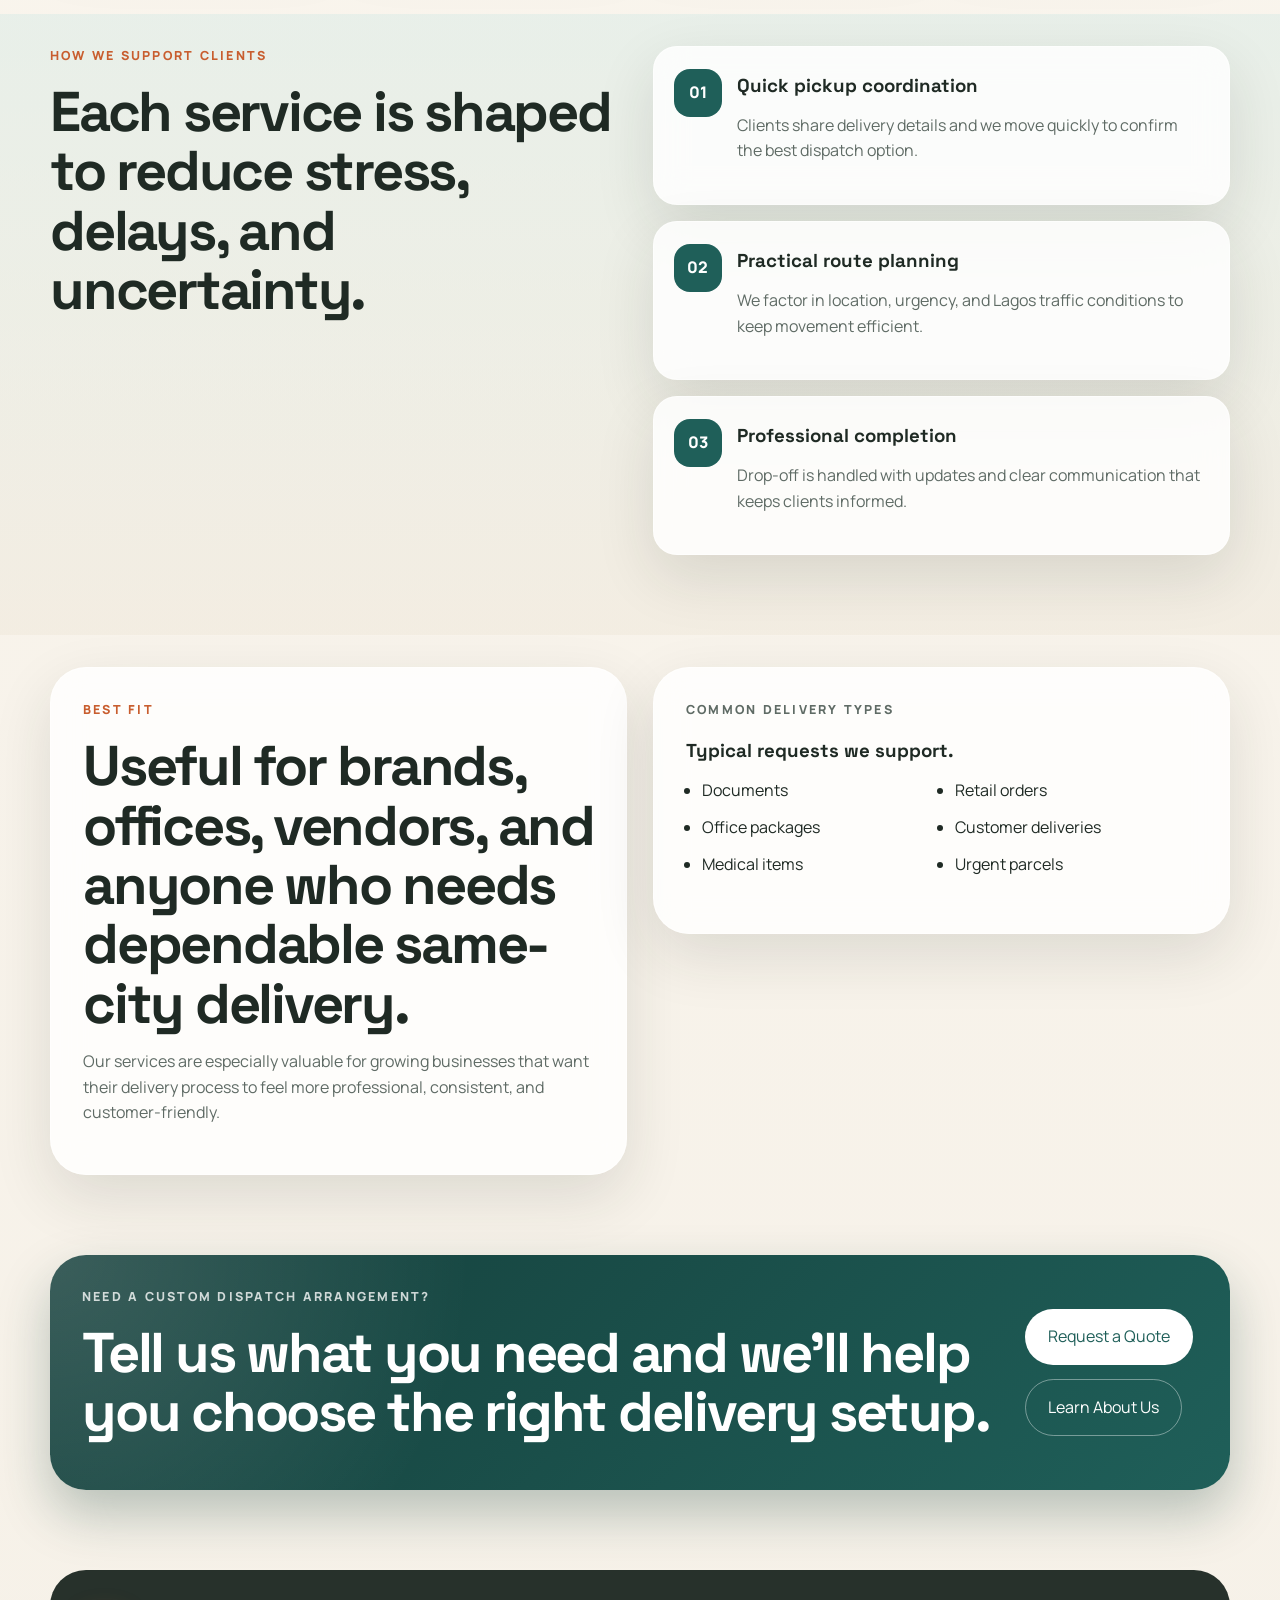
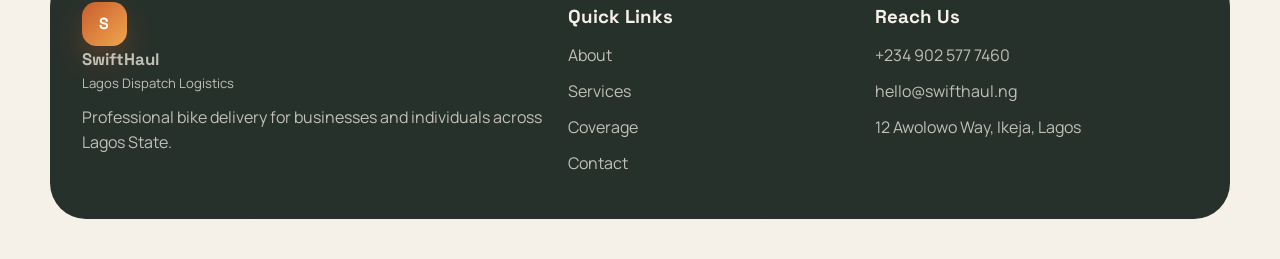
<file: services.html>
<!DOCTYPE html>
<html lang="en">
<head>
  <meta charset="UTF-8">
  <meta name="viewport" content="width=device-width, initial-scale=1.0">
  <meta name="robots" content="index, follow">
  <meta name="author" content="SwiftHaul Logistics">
  <meta name="theme-color" content="#c85d2e">
  <meta
    name="description"
    content="Explore SwiftHaul Logistics services including same-day dispatch, corporate delivery support, scheduled pickups, and e-commerce fulfilment in Lagos."
  >
  <link rel="canonical" href="https://swifthaul.ng/services.html">
  <meta property="og:locale" content="en_NG">
  <meta property="og:type" content="website">
  <meta property="og:title" content="SwiftHaul Services | Dispatch Solutions In Lagos">
  <meta property="og:description" content="Explore same-day dispatch, corporate logistics, scheduled pickups, and e-commerce delivery support in Lagos.">
  <meta property="og:url" content="https://swifthaul.ng/services.html">
  <meta property="og:site_name" content="SwiftHaul Logistics">
  <meta property="og:image" content="https://swifthaul.ng/images/dispatch-bike.webp">
  <meta property="og:image:alt" content="Dispatch rider delivering parcels in the city">
  <meta name="twitter:card" content="summary_large_image">
  <meta name="twitter:title" content="SwiftHaul Services | Dispatch Solutions In Lagos">
  <meta name="twitter:description" content="Explore same-day dispatch, corporate logistics, scheduled pickups, and e-commerce fulfilment in Lagos.">
  <meta name="twitter:image" content="https://swifthaul.ng/images/dispatch-bike.webp">
  <title>SwiftHaul Services | Dispatch Solutions In Lagos</title>
  <link rel="preconnect" href="https://fonts.googleapis.com">
  <link rel="preconnect" href="https://fonts.gstatic.com" crossorigin>
  <link
    href="https://fonts.googleapis.com/css2?family=Manrope:wght@400;500;600;700;800&family=Space+Grotesk:wght@500;700&display=swap"
    rel="stylesheet"
  >
  <link rel="stylesheet" href="style.css">
  <link rel="stylesheet" href="queries.css">
  <script type="application/ld+json">
    {
      "@context": "https://schema.org",
      "@type": "BreadcrumbList",
      "itemListElement": [
        {
          "@type": "ListItem",
          "position": 1,
          "name": "Home",
          "item": "https://swifthaul.ng/"
        },
        {
          "@type": "ListItem",
          "position": 2,
          "name": "Services",
          "item": "https://swifthaul.ng/services.html"
        }
      ]
    }
  </script>
</head>
<body>
  <a class="skip-link" href="#main-content">Skip to content</a>
  <header class="site-header">
    <div class="container nav-shell">
      <a class="brand-mark" href="index.html" aria-label="SwiftHaul Logistics home">
        <span class="brand-icon">S</span>
        <span>
          <strong>SwiftHaul</strong>
          <small>Lagos Dispatch Logistics</small>
        </span>
      </a>
      <button class="nav-toggle" type="button" aria-expanded="false" aria-controls="site-nav" aria-label="Open menu">
        <span class="nav-toggle-menu" aria-hidden="true">
          <span></span>
          <span></span>
          <span></span>
        </span>
        <img class="nav-toggle-close" src="images/Close-icon.webp" alt="" aria-hidden="true">
      </button>
      <nav id="site-nav" class="site-nav" aria-label="Primary navigation">
        <a href="index.html">Home</a>
        <a href="about.html">About</a>
        <a class="active" href="services.html">Services</a>
        <a href="coverage.html">Coverage</a>
        <a href="contact.html">Contact</a>
        <a class="button button-primary nav-cta" href="contact.html">Request a Quote</a>
      </nav>
    </div>
  </header>

  <main id="main-content">
    <section class="hero-section">
      <div class="container hero-grid">
        <div class="hero-copy">
          <p class="eyebrow">Services</p>
          <h1>Flexible dispatch services for urgent, repeat, and business-critical movement.</h1>
          <p class="hero-text">
            SwiftHaul Logistics supports businesses and individuals with delivery options that are easy to
            understand and simple to request. Whether it is one parcel or daily order movement, we provide a
            practical service structure that fits the need.
          </p>
          <div class="hero-actions">
            <a class="button button-primary" href="contact.html">Book a Delivery</a>
            <a class="button button-secondary" href="coverage.html">Check Coverage</a>
          </div>
        </div>
        <div class="hero-card">
          <div class="card-panel">
            <p class="panel-label">Service promise</p>
            <h2>Designed to make fast delivery feel organized and dependable.</h2>
            <ul class="check-list">
              <li>Prompt response to pickup requests</li>
              <li>Clear pricing confirmation before movement</li>
              <li>Efficient Lagos routing for time-sensitive tasks</li>
              <li>Support for both personal and business deliveries</li>
            </ul>
          </div>
        </div>
      </div>
    </section>

    <section class="section">
      <div class="container">
        <div class="section-heading">
          <p class="eyebrow">Core offerings</p>
          <h2>Services built around how clients actually move parcels in Lagos.</h2>
        </div>
        <div class="card-grid">
          <article class="info-card">
            <h3>Same-Day Dispatch</h3>
            <p>For urgent parcels, documents, and time-sensitive customer drop-offs within Lagos.</p>
          </article>
          <article class="info-card">
            <h3>Corporate Logistics</h3>
            <p>Ongoing delivery support for offices, firms, clinics, retailers, and small teams.</p>
          </article>
          <article class="info-card">
            <h3>E-commerce Fulfilment</h3>
            <p>Reliable order movement for vendors that want customers to receive items quickly and smoothly.</p>
          </article>
          <article class="info-card">
            <h3>Scheduled Pickups</h3>
            <p>Planned pickup windows that help clients manage recurring or pre-arranged deliveries.</p>
          </article>
        </div>
      </div>
    </section>

    <section class="section section-alt">
      <div class="container split-layout">
        <div>
          <p class="eyebrow">How we support clients</p>
          <h2>Each service is shaped to reduce stress, delays, and uncertainty.</h2>
        </div>
        <div class="process-list">
          <article>
            <span>01</span>
            <h3>Quick pickup coordination</h3>
            <p>Clients share delivery details and we move quickly to confirm the best dispatch option.</p>
          </article>
          <article>
            <span>02</span>
            <h3>Practical route planning</h3>
            <p>We factor in location, urgency, and Lagos traffic conditions to keep movement efficient.</p>
          </article>
          <article>
            <span>03</span>
            <h3>Professional completion</h3>
            <p>Drop-off is handled with updates and clear communication that keeps clients informed.</p>
          </article>
        </div>
      </div>
    </section>

    <section class="section">
      <div class="container split-layout">
        <div class="testimonial-block">
          <p class="eyebrow">Best fit</p>
          <h2>Useful for brands, offices, vendors, and anyone who needs dependable same-city delivery.</h2>
          <p class="hero-text">
            Our services are especially valuable for growing businesses that want their delivery process to
            feel more professional, consistent, and customer-friendly.
          </p>
        </div>
        <div class="coverage-card">
          <p class="eyebrow">Common delivery types</p>
          <h3>Typical requests we support.</h3>
          <ul class="coverage-list">
            <li>Documents</li>
            <li>Retail orders</li>
            <li>Office packages</li>
            <li>Customer deliveries</li>
            <li>Medical items</li>
            <li>Urgent parcels</li>
          </ul>
        </div>
      </div>
    </section>

    <section class="section section-accent">
      <div class="container cta-banner">
        <div>
          <p class="eyebrow">Need a custom dispatch arrangement?</p>
          <h2>Tell us what you need and we’ll help you choose the right delivery setup.</h2>
        </div>
        <div class="cta-actions">
          <a class="button button-light" href="contact.html">Request a Quote</a>
          <a class="button button-outline-light" href="about.html">Learn About Us</a>
        </div>
      </div>
    </section>
  </main>

  <footer class="site-footer">
    <div class="container footer-grid">
      <div>
        <a class="brand-mark footer-brand" href="index.html">
          <span class="brand-icon">S</span>
          <span>
            <strong>SwiftHaul</strong>
            <small>Lagos Dispatch Logistics</small>
          </span>
        </a>
        <p>Professional bike delivery for businesses and individuals across Lagos State.</p>
      </div>
      <div>
        <h3>Quick Links</h3>
        <a href="about.html">About</a>
        <a href="services.html">Services</a>
        <a href="coverage.html">Coverage</a>
        <a href="contact.html">Contact</a>
      </div>
      <div>
        <h3>Reach Us</h3>
        <a href="tel:+2349025777460">+234 902 577 7460</a>
        <a href="mailto:hello@swifthaul.ng">hello@swifthaul.ng</a>
        <p>12 Awolowo Way, Ikeja, Lagos</p>
      </div>
    </div>
  </footer>

  <a class="floating-whatsapp" href="https://wa.me/2349025777460" target="_blank" rel="noopener">WhatsApp Us</a>
  <script src="script.js"></script>
</body>
</html>
</file>
<file: style.css>
*,
*::before,
*::after {
  box-sizing: border-box;
}

:root {
  --bg: #f6f1e8;
  --surface: rgba(255, 255, 255, 0.82);
  --text: #1f2a24;
  --muted: #5f6b65;
  --line: rgba(31, 42, 36, 0.12);
  --primary: #c85d2e;
  --primary-deep: #9d431b;
  --accent: #1f5f59;
  --accent-soft: #d9ebe6;
  --shadow: 0 22px 60px rgba(31, 42, 36, 0.12);
  --radius-sm: 16px;
  --radius-md: 24px;
  --radius-lg: 36px;
  --container: 1180px;
  --ease-smooth: cubic-bezier(0.22, 1, 0.36, 1);
}

html {
  scroll-behavior: smooth;
}

body {
  margin: 0;
  font-family: "Manrope", sans-serif;
  color: var(--text);
  background:
    radial-gradient(circle at top left, rgba(200, 93, 46, 0.12), transparent 28%),
    radial-gradient(circle at top right, rgba(31, 95, 89, 0.14), transparent 24%),
    linear-gradient(180deg, #fbf7f0 0%, var(--bg) 100%);
  line-height: 1.6;
}

body.nav-open {
  overflow: hidden;
}

img {
  max-width: 100%;
  display: block;
}

a {
  color: inherit;
  text-decoration: none;
}

button,
a.button {
  font: inherit;
}

p,
ul,
blockquote,
h1,
h2,
h3 {
  margin-top: 0;
}

ul {
  margin-bottom: 0;
  padding-left: 1.2rem;
}

.container {
  width: min(calc(100% - 2rem), var(--container));
  margin: 0 auto;
}

.skip-link {
  position: absolute;
  left: 1rem;
  top: -3rem;
  background: var(--text);
  color: #fff;
  padding: 0.75rem 1rem;
  border-radius: 999px;
  z-index: 30;
  transition: top 0.2s ease;
}

.skip-link:focus {
  top: 1rem;
}

.site-header {
  position: sticky;
  top: 0;
  z-index: 20;
  backdrop-filter: blur(18px);
  background: rgba(251, 247, 240, 0.78);
  border-bottom: 1px solid transparent;
  transition: background 0.25s ease, border-color 0.25s ease, box-shadow 0.25s ease;
}

.site-header.is-scrolled {
  background: rgba(251, 247, 240, 0.94);
  border-color: var(--line);
  box-shadow: 0 16px 30px rgba(31, 42, 36, 0.06);
}

.nav-shell {
  display: flex;
  align-items: center;
  justify-content: space-between;
  gap: 1rem;
  padding: 1rem 0;
}

.brand-mark {
  display: inline-flex;
  align-items: center;
  gap: 0.9rem;
  font-family: "Space Grotesk", sans-serif;
}

.brand-mark strong,
.brand-mark small {
  display: block;
}

.brand-mark strong {
  font-size: 1.05rem;
}

.brand-mark small {
  color: var(--muted);
  font-family: "Manrope", sans-serif;
  font-size: 0.82rem;
}

.brand-icon {
  width: 2.8rem;
  height: 2.8rem;
  display: grid;
  place-items: center;
  border-radius: 0.9rem;
  background: linear-gradient(135deg, var(--primary), #f1a64e);
  color: #fff;
  font-weight: 800;
  box-shadow: 0 14px 28px rgba(200, 93, 46, 0.28);
}

.site-nav {
  display: flex;
  align-items: center;
  gap: 1.25rem;
}

.site-nav a {
  position: relative;
  font-weight: 600;
  color: var(--muted);
}

.site-nav a::after {
  content: "";
  position: absolute;
  left: 0;
  bottom: -0.35rem;
  width: 100%;
  height: 2px;
  background: var(--primary);
  transform: scaleX(0);
  transform-origin: left;
  transition: transform 0.2s ease;
}

.site-nav a:hover,
.site-nav a:focus-visible,
.site-nav a.active {
  color: var(--text);
}

.site-nav a:hover::after,
.site-nav a:focus-visible::after,
.site-nav a.active::after {
  transform: scaleX(1);
}

.nav-toggle {
  display: none;
  border: 1px solid var(--line);
  background: rgba(255, 255, 255, 0.75);
  width: 3.3rem;
  height: 3.3rem;
  padding: 0;
  border-radius: 999px;
  align-items: center;
  justify-content: center;
  color: var(--text);
  position: relative;
}

.nav-toggle-menu {
  display: grid;
  gap: 0.28rem;
}

.nav-toggle-menu span {
  display: block;
  width: 1.2rem;
  height: 2px;
  border-radius: 999px;
  background: currentColor;
  transition: transform 0.2s ease, opacity 0.2s ease;
}

.nav-toggle-close {
  position: absolute;
  width: 1.15rem;
  height: 1.15rem;
  object-fit: contain;
  opacity: 0;
  transform: scale(0.8);
  transition: opacity 0.2s ease, transform 0.2s ease;
}

.nav-toggle.is-open .nav-toggle-menu {
  opacity: 0;
}

.nav-toggle.is-open .nav-toggle-close {
  opacity: 1;
  transform: scale(1);
}

.button {
  display: inline-flex;
  align-items: center;
  justify-content: center;
  gap: 0.5rem;
  min-height: 3.25rem;
  padding: 0.9rem 1.4rem;
  border-radius: 999px;
  border: 1px solid transparent;
  font-weight: 700;
  transition: transform 0.2s ease, box-shadow 0.2s ease, background 0.2s ease, color 0.2s ease;
}

.button:hover,
.button:focus-visible {
  transform: translateY(-2px);
}

.button-primary {
  background: linear-gradient(135deg, var(--primary), #ef8d43);
  color: #fff;
  box-shadow: 0 18px 34px rgba(200, 93, 46, 0.26);
}

.button-primary:hover,
.button-primary:focus-visible {
  box-shadow: 0 22px 40px rgba(200, 93, 46, 0.32);
}

.button-secondary {
  background: rgba(255, 255, 255, 0.72);
  border-color: var(--line);
  color: var(--text);
}

.button-light {
  background: #fff;
  color: var(--accent);
}

.button-outline-light {
  background: transparent;
  border-color: rgba(255, 255, 255, 0.4);
  color: #fff;
}

.hero-section {
  padding: 4.5rem 0 2rem;
}

.hero-grid {
  display: grid;
  grid-template-columns: minmax(0, 1.2fr) minmax(320px, 0.8fr);
  gap: 2rem;
  align-items: center;
}

.eyebrow,
.panel-label {
  letter-spacing: 0.18em;
  text-transform: uppercase;
  font-size: 0.78rem;
  font-weight: 800;
  color: var(--primary);
  margin-bottom: 1rem;
}

.hero-copy h1,
.section-heading h2,
.split-layout h2,
.cta-banner h2 {
  font-family: "Space Grotesk", sans-serif;
  font-weight: 700;
  line-height: 1.06;
  letter-spacing: -0.04em;
}

.hero-copy h1 {
  max-width: 11ch;
  font-size: clamp(3rem, 7vw, 5.5rem);
  margin-bottom: 1.2rem;
}

.hero-text,
.section-heading p,
.testimonial-block blockquote,
.coverage-card p,
.cta-banner p,
.trust-grid p,
.info-card p,
.process-list p,
.site-footer p {
  color: var(--muted);
}

.hero-actions {
  display: flex;
  flex-wrap: wrap;
  gap: 0.9rem;
  margin: 2rem 0;
}

.hero-metrics {
  list-style: none;
  display: grid;
  grid-template-columns: repeat(3, minmax(0, 1fr));
  gap: 1rem;
  padding: 0;
}

.hero-metrics li {
  padding: 1.1rem 1rem;
  border: 1px solid var(--line);
  border-radius: var(--radius-sm);
  background: rgba(255, 255, 255, 0.55);
  backdrop-filter: blur(10px);
}

.hero-metrics strong {
  display: block;
  font-size: 1.25rem;
  margin-bottom: 0.25rem;
}

.hero-metrics span {
  display: block;
  color: var(--muted);
  font-size: 0.95rem;
}

.hero-card {
  display: grid;
  gap: 1.25rem;
  align-content: start;
  position: relative;
  padding-bottom: 0;
}

.hero-card::before {
  content: "";
  position: absolute;
  inset: -1rem 1rem auto auto;
  width: 9rem;
  height: 9rem;
  border-radius: 50%;
  background: rgba(31, 95, 89, 0.13);
  filter: blur(10px);
}

.hero-visual {
  margin: 0;
  border-radius: var(--radius-lg);
  overflow: hidden;
  box-shadow: var(--shadow);
  min-height: 24rem;
  position: relative;
}

.hero-visual img {
  width: 100%;
  height: 100%;
  object-fit: cover;
}

.hero-visual::after {
  content: "";
  position: absolute;
  inset: 0;
  background:
    linear-gradient(180deg, rgba(19, 33, 29, 0.02) 8%, rgba(19, 33, 29, 0.48) 100%),
    linear-gradient(135deg, rgba(200, 93, 46, 0.08), rgba(31, 95, 89, 0.18));
  pointer-events: none;
}

.hero-visual-calm::after {
  background:
    linear-gradient(180deg, rgba(17, 31, 28, 0.04) 10%, rgba(17, 31, 28, 0.38) 100%),
    linear-gradient(135deg, rgba(31, 95, 89, 0.12), rgba(255, 255, 255, 0.04));
}

.hero-visual-tall {
  min-height: 30rem;
}

.hero-badge {
  position: absolute;
  left: 1.25rem;
  right: 1.25rem;
  bottom: 1.25rem;
  z-index: 1;
  display: grid;
  gap: 0.2rem;
  max-width: 16rem;
  padding: 0.95rem 1rem;
  border: 1px solid rgba(255, 255, 255, 0.2);
  border-radius: 1.2rem;
  background: rgba(18, 35, 31, 0.58);
  color: #fff;
  box-shadow: 0 18px 34px rgba(18, 35, 31, 0.22);
  backdrop-filter: blur(14px);
}

.hero-badge strong {
  font-family: "Space Grotesk", sans-serif;
  font-size: 1rem;
  line-height: 1.2;
}

.hero-badge span {
  color: rgba(255, 255, 255, 0.8);
  font-size: 0.92rem;
  line-height: 1.45;
}

.hero-badge-calm {
  max-width: 17rem;
  background: rgba(22, 48, 44, 0.46);
  border-color: rgba(255, 255, 255, 0.24);
}

.card-panel,
.info-card,
.coverage-card,
.testimonial-block,
.process-list article {
  background: rgba(255, 255, 255, 0.82);
  border: 1px solid rgba(255, 255, 255, 0.5);
  box-shadow: var(--shadow);
  backdrop-filter: blur(16px);
}

.card-panel {
  padding: 2rem;
  border-radius: var(--radius-lg);
}

.hero-panel {
  width: 100%;
  margin-top: 0;
  margin-left: 0;
  position: relative;
  z-index: 1;
}

.card-panel h2 {
  font-family: "Space Grotesk", sans-serif;
  font-size: clamp(1.8rem, 4vw, 2.7rem);
  line-height: 1.15;
  margin-bottom: 1.5rem;
}

.check-list {
  list-style: none;
  padding: 0;
  display: grid;
  gap: 0.9rem;
}

.check-list li {
  display: flex;
  gap: 0.8rem;
  align-items: flex-start;
}

.check-list li::before {
  content: "\2022";
  color: var(--primary);
  font-size: 1.4rem;
  line-height: 1;
}

.panel-note {
  margin-top: 1.5rem;
  padding: 1rem 1.1rem;
  border-radius: var(--radius-sm);
  background: var(--accent-soft);
  color: var(--accent);
  font-weight: 700;
}

.trust-strip,
.section {
  padding: 2rem 0 5rem;
}

.trust-grid {
  display: grid;
  grid-template-columns: repeat(3, minmax(0, 1fr));
  gap: 1rem;
}

.trust-grid article {
  padding: 1.5rem;
  border-radius: var(--radius-md);
  border: 1px solid var(--line);
  background: rgba(255, 255, 255, 0.55);
}

.trust-title {
  display: inline-block;
  margin-bottom: 0.7rem;
  font-weight: 800;
  font-family: "Space Grotesk", sans-serif;
}

.section-heading {
  max-width: 52rem;
  margin-bottom: 2.2rem;
}

.section-heading h2,
.split-layout h2,
.cta-banner h2 {
  font-size: clamp(2rem, 5vw, 3.5rem);
  margin-bottom: 1rem;
}

.card-grid {
  display: grid;
  grid-template-columns: repeat(4, minmax(0, 1fr));
  gap: 1rem;
}

.info-card {
  padding: 1.6rem;
  border-radius: var(--radius-md);
}

.info-card h3,
.process-list h3,
.coverage-card h3,
.site-footer h3 {
  font-family: "Space Grotesk", sans-serif;
  margin-bottom: 0.75rem;
}

.section-alt {
  background: linear-gradient(180deg, rgba(217, 235, 230, 0.52), rgba(236, 228, 213, 0.4));
}

.split-layout {
  display: grid;
  grid-template-columns: repeat(2, minmax(0, 1fr));
  gap: 1.6rem;
  align-items: start;
}

.process-list {
  display: grid;
  gap: 1rem;
}

.process-list article {
  position: relative;
  padding: 1.5rem 1.5rem 1.5rem 5.2rem;
  border-radius: var(--radius-md);
}

.process-list span {
  position: absolute;
  left: 1.25rem;
  top: 1.35rem;
  width: 3rem;
  height: 3rem;
  display: grid;
  place-items: center;
  border-radius: 1rem;
  background: var(--accent);
  color: #fff;
  font-weight: 800;
}

.testimonial-block,
.coverage-card {
  padding: 2rem;
  border-radius: var(--radius-lg);
}

.testimonial-block blockquote {
  font-size: 1.18rem;
  line-height: 1.8;
  margin-bottom: 1rem;
}

.quote-source {
  font-weight: 700;
  color: var(--text);
}

.coverage-list {
  display: grid;
  grid-template-columns: repeat(2, minmax(0, 1fr));
  gap: 0.7rem;
  padding-left: 1rem;
  margin-bottom: 1.5rem;
}

.text-link {
  color: var(--primary-deep);
  font-weight: 800;
}

.section-accent {
  padding-top: 0;
}

.cta-banner {
  display: flex;
  align-items: center;
  justify-content: space-between;
  gap: 1.5rem;
  padding: 2rem;
  border-radius: var(--radius-lg);
  background:
    radial-gradient(circle at top left, rgba(255, 255, 255, 0.16), transparent 35%),
    linear-gradient(135deg, #153f3b, var(--accent));
  color: #fff;
  box-shadow: 0 24px 52px rgba(21, 63, 59, 0.28);
}

.cta-banner .eyebrow,
.cta-banner p {
  color: rgba(255, 255, 255, 0.78);
}

.cta-actions {
  display: flex;
  flex-wrap: wrap;
  gap: 0.9rem;
}

.site-footer {
  padding: 0 0 2.5rem;
}

.footer-grid {
  display: grid;
  grid-template-columns: 1.3fr 0.8fr 0.9fr;
  gap: 1.2rem;
  padding: 2rem;
  border-radius: var(--radius-lg);
  background: rgba(31, 42, 36, 0.96);
  color: #f6f1e8;
}

.footer-brand small,
.site-footer p,
.site-footer a {
  color: rgba(246, 241, 232, 0.74);
}

.site-footer a {
  display: block;
  margin-bottom: 0.65rem;
}

.floating-whatsapp {
  position: fixed;
  right: 1rem;
  bottom: 1rem;
  z-index: 18;
  padding: 0.95rem 1.2rem;
  border-radius: 999px;
  background: #1fa463;
  color: #fff;
  font-weight: 800;
  box-shadow: 0 18px 34px rgba(31, 164, 99, 0.28);
}

[data-reveal] {
  opacity: 0;
  transform: translateY(26px);
  transition: opacity 0.6s ease, transform 0.6s ease;
}

[data-reveal].is-visible {
  opacity: 1;
  transform: translateY(0);
}

:focus-visible {
  outline: 3px solid rgba(200, 93, 46, 0.3);
  outline-offset: 3px;
}
</file>
<file: queries.css>
@media (max-width: 980px) {
  .hero-grid,
  .split-layout,
  .card-grid,
  .trust-grid,
  .footer-grid {
    grid-template-columns: 1fr;
  }

  .hero-copy h1 {
    max-width: 13ch;
  }

  .hero-metrics {
    grid-template-columns: 1fr;
  }

  .hero-panel {
    width: 100%;
    margin-top: 1rem;
  }

  .hero-card {
    padding-bottom: 0;
  }

  .hero-visual,
  .hero-visual-tall {
    min-height: 20rem;
  }

  .hero-badge {
    max-width: 18rem;
  }

  .cta-banner {
    flex-direction: column;
    align-items: flex-start;
  }

  .site-nav {
    position: absolute;
    top: calc(100% + 0.6rem);
    left: 1rem;
    right: 1rem;
    padding: 1.1rem;
    border-radius: 1.5rem;
    border: 1px solid var(--line);
    background:
      linear-gradient(180deg, rgba(255, 255, 255, 0.96), rgba(246, 241, 232, 0.98));
    box-shadow: 0 24px 48px rgba(31, 42, 36, 0.16);
    flex-direction: column;
    align-items: flex-start;
    opacity: 0;
    visibility: hidden;
    pointer-events: none;
    transform: translateY(-10px) scale(0.985);
    transform-origin: top right;
    will-change: transform, opacity;
    transition:
      opacity 0.42s var(--ease-smooth),
      transform 0.42s var(--ease-smooth),
      visibility 0s linear 0.42s;
    gap: 0.35rem;
  }

  .site-nav.is-open {
    opacity: 1;
    visibility: visible;
    pointer-events: auto;
    transform: translateY(0) scale(1);
    transition:
      opacity 0.42s var(--ease-smooth),
      transform 0.42s var(--ease-smooth),
      visibility 0s linear 0s;
  }

  .site-nav a {
    width: 100%;
    padding: 0.8rem 0.2rem;
    border-bottom: 1px solid rgba(31, 42, 36, 0.08);
    opacity: 0;
    transform: translateY(10px);
    transition:
      opacity 0.34s var(--ease-smooth),
      transform 0.34s var(--ease-smooth),
      color 0.2s ease;
  }

  .site-nav a::after {
    display: none;
  }

  .site-nav.is-open a {
    opacity: 1;
    transform: translateY(0);
  }

  .site-nav.is-open a:nth-child(1) {
    transition-delay: 0.08s;
  }

  .site-nav.is-open a:nth-child(2) {
    transition-delay: 0.12s;
  }

  .site-nav.is-open a:nth-child(3) {
    transition-delay: 0.16s;
  }

  .site-nav.is-open a:nth-child(4) {
    transition-delay: 0.2s;
  }

  .site-nav.is-open a:nth-child(5) {
    transition-delay: 0.24s;
  }

  .site-nav.is-open a:nth-child(6) {
    transition-delay: 0.28s;
  }

  .nav-toggle {
    display: inline-flex;
  }

  .nav-cta {
    width: 100%;
    margin-top: 0.4rem;
    padding-inline: 1rem;
    border-bottom: 0;
  }
}

@media (max-width: 640px) {
  .hero-section {
    padding-top: 3rem;
  }

  .card-panel,
  .testimonial-block,
  .coverage-card,
  .footer-grid,
  .cta-banner {
    padding: 1.5rem;
  }

  .hero-visual,
  .hero-visual-tall {
    min-height: 16rem;
  }

  .hero-badge {
    left: 1rem;
    right: 1rem;
    bottom: 1rem;
    max-width: none;
    padding: 0.85rem 0.95rem;
  }

  .coverage-list {
    grid-template-columns: 1fr;
  }

  .floating-whatsapp {
    left: 1rem;
    right: 1rem;
    text-align: center;
  }
}

@media (prefers-reduced-motion: reduce) {
  html {
    scroll-behavior: auto;
  }

  *,
  *::before,
  *::after {
    animation: none !important;
    transition-duration: 0.01ms !important;
    transition-delay: 0ms !important;
    scroll-behavior: auto !important;
  }

  [data-reveal] {
    opacity: 1;
    transform: none;
  }
}
</file>
